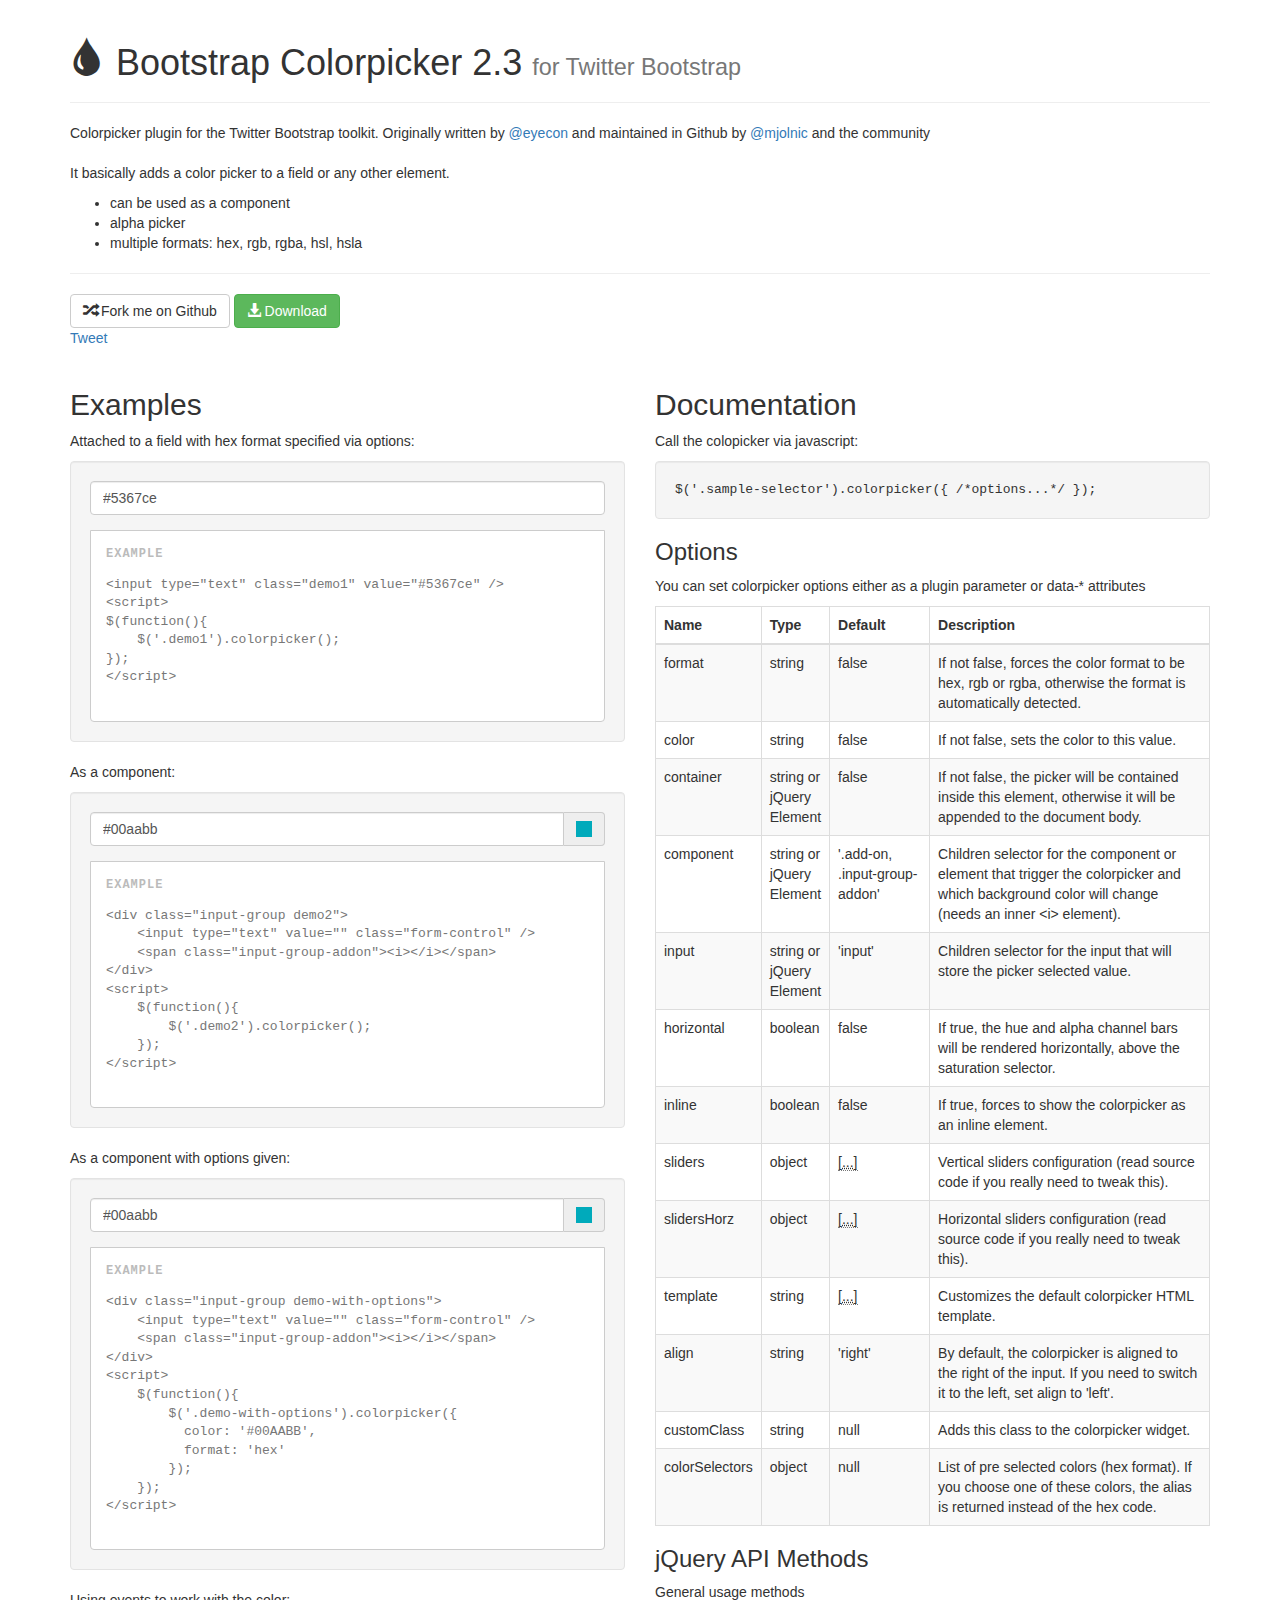
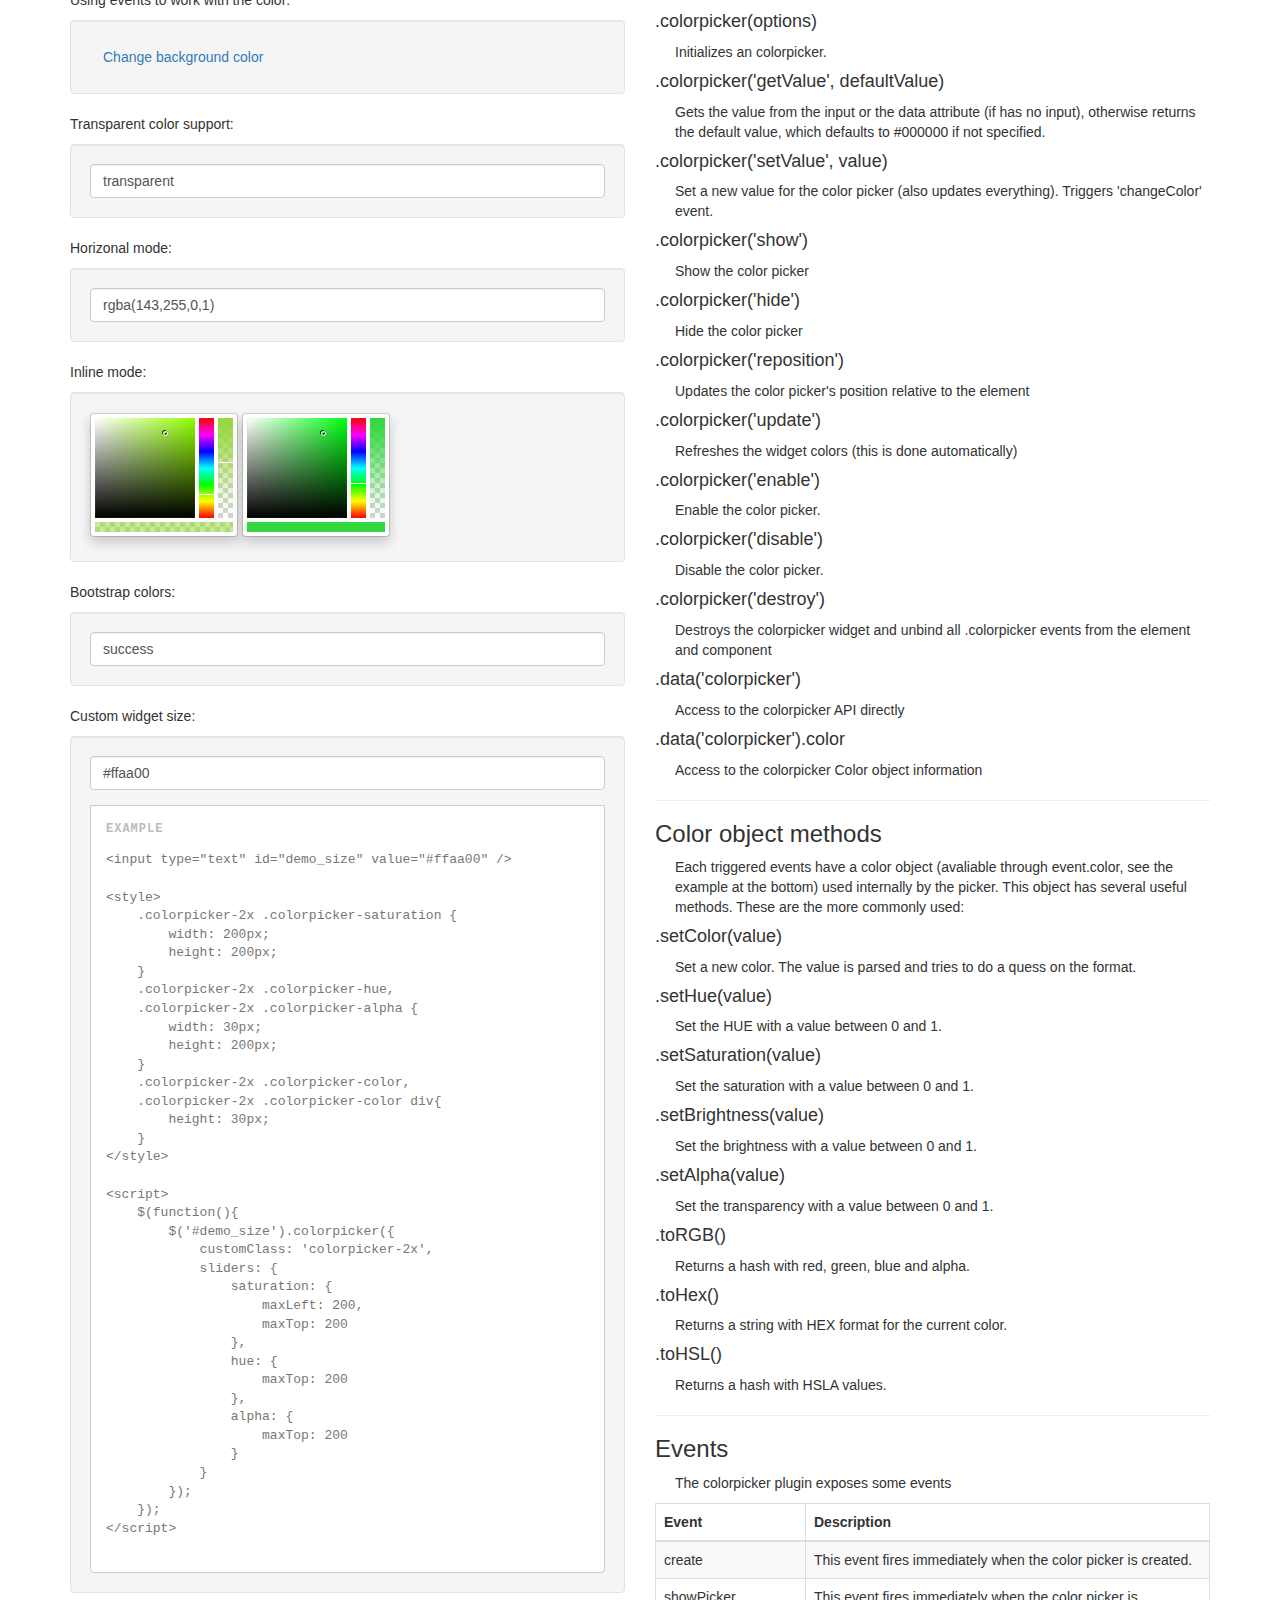
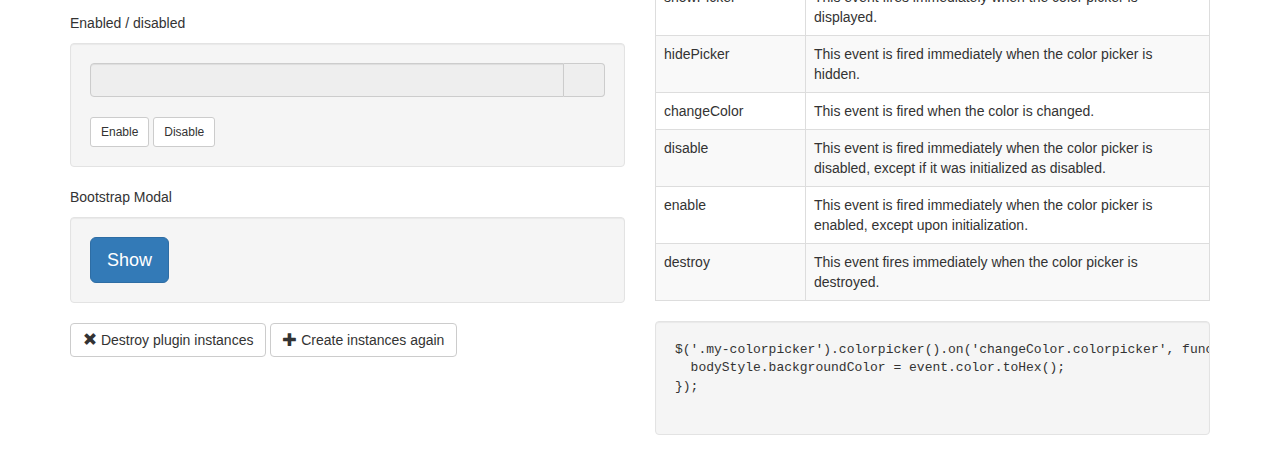
<file: js/plugins/ColorPickerMaster/index.html>
<!DOCTYPE html>
<html lang="en">

<head>
  <meta http-equiv="X-UA-Compatible" content="IE=edge,chrome=1">
  <meta charset="utf-8">
  <meta http-equiv="Content-Type" content="text/html; charset=UTF-8">
  <title>Colorpicker for Twitter Bootstrap</title>
  <link href="//netdna.bootstrapcdn.com/bootstrap/3.3.5/css/bootstrap.min.css" rel="stylesheet">
  <link href="dist/css/bootstrap-colorpicker.min.css" rel="stylesheet">
  <link href="src/css/docs.css" rel="stylesheet">
</head>

<body>
<div class="container">
  <section id="typeahead">
    <div class="page-header">
      <h1><i class="glyphicon glyphicon-tint"></i> Bootstrap Colorpicker 2.3
        <small>for Twitter Bootstrap</small>
      </h1>
    </div>
    <div class="row">
      <article class="col-md-12">
        <p>
          Colorpicker plugin for the Twitter Bootstrap toolkit. Originally written by <a
          href="https://twitter.com/stefanpetre/" target="_blank">@eyecon</a> and maintained in Github by
          <a href="http://twitter.com/mjolnic/" target="_blank">@mjolnic</a> and the community
          <br>
          <br> It basically adds a color picker to a field or any other element.
        </p>
        <ul>
          <li>can be used as a component</li>
          <li>alpha picker</li>
          <li>multiple formats: hex, rgb, rgba, hsl, hsla</li>
        </ul>
        <hr>
        <div class="social">
          <a href="https://github.com/mjolnic/bootstrap-colorpicker/" target="_blank"
             class="btn btn-default btn-md"><i class="glyphicon glyphicon-random"></i> Fork me on Github</a>
          <a href="https://github.com/mjolnic/bootstrap-colorpicker/archive/master.zip" target="_blank"
             class="btn btn-success btn-md"><i class="glyphicon glyphicon-download-alt"></i> Download</a>

          <!-- Place this tag where you want the +1 button to render. -->
          <div class="g-plusone" data-size="medium"></div>

          <!-- Place this tag after the last +1 button tag. -->
          <script type="text/javascript">
            (function () {
              var po = document.createElement('script');
              po.type = 'text/javascript';
              po.async = true;
              po.src = 'https://apis.google.com/js/plusone.js';
              var s = document.getElementsByTagName('script')[0];
              s.parentNode.insertBefore(po, s);
            })();
          </script>

          <a href="https://twitter.com/share" class="twitter-share-button" data-via="mjolnic"
             data-related="mjolnic" data-hashtags="bootstrap">Tweet</a>
          <script>
            !function (d, s, id) {
              var js, fjs = d.getElementsByTagName(s)[0],
                p = /^http:/.test(d.location) ? 'http' : 'https';
              if (!d.getElementById(id)) {
                js = d.createElement(s);
                js.id = id;
                js.src = p + '://platform.twitter.com/widgets.js';
                fjs.parentNode.insertBefore(js, fjs);
              }
            }(document, 'script', 'twitter-wjs');
          </script>
        </div>
        <br>
      </article>
    </div>
    <div class="row">

      <div class="col-md-6">
        <h2>Examples</h2>

        <p> Attached to a field with hex format specified via options:</p>

        <div class="well">
          <input type="text" class="form-control demo demo-1 demo-auto" value="#5367ce"/>
                        <pre class="markup">
&lt;input type="text" class="demo1" value="#5367ce" /&gt;
&lt;script&gt;
$(function(){
    $('.demo1').colorpicker();
});
&lt;/script&gt;
        </pre>
        </div>

        <p>As a component:</p>

        <div class="well">
          <div class="input-group colorpicker-component demo demo-auto">
            <input type="text" value="#00AABB" class="form-control"/>
            <span class="input-group-addon"><i></i></span>
          </div>
                        <pre class="markup">
&lt;div class="input-group demo2"&gt;
    &lt;input type="text" value="" class="form-control" /&gt;
    &lt;span class="input-group-addon"&gt;&lt;i&gt;&lt;/i&gt;&lt;/span&gt;
&lt;/div&gt;
&lt;script&gt;
    $(function(){
        $('.demo2').colorpicker();
    });
&lt;/script&gt;
            </pre>
        </div>

        <p>As a component with options given:</p>

        <div class="well">
          <div class="input-group colorpicker-component demo-with-options">
            <input type="text" value="" class="form-control"/>
            <span class="input-group-addon"><i></i></span>
          </div>
          <pre class="markup">
&lt;div class="input-group demo-with-options"&gt;
    &lt;input type="text" value="" class="form-control" /&gt;
    &lt;span class="input-group-addon"&gt;&lt;i&gt;&lt;/i&gt;&lt;/span&gt;
&lt;/div&gt;
&lt;script&gt;
    $(function(){
        $('.demo-with-options').colorpicker({
          color: '#00AABB',
          format: 'hex'
        });
    });
&lt;/script&gt;
            </pre>
        </div>

        <p>Using events to work with the color:</p>

        <div class="well">
          <a href="#" class="btn small demo" id="demo_apidemo" data-color="rgb(255, 255, 255)">Change
            background color</a>
        </div>

        <p>Transparent color support:</p>

        <div class="well">
          <input type="text" data-format="hex" class="form-control demo demo-auto" id="demo_transparent"
                 value="transparent"/>
        </div>

        <p>Horizonal mode:</p>

        <div class="well">
          <input type="text" class="form-control demo" data-horizontal="true" id="demo_forceformat"
                 value="#8fff00"/>
        </div>

        <p>Inline mode:</p>

        <div class="well">
          <div id="demo_cont" class="demo demo-auto inl-bl" data-container="#demo_cont"
               data-color="rgba(150,216,62,0.55)" data-inline="true"></div>
          <div class="demo demo-auto inl-bl" data-container="true" data-color="rgb(50,216,62)"
               data-inline="true"></div>
        </div>

        <p>Bootstrap colors:</p>

        <div class="well">
          <input type="text" data-format="hex" class="form-control demo" id="demo_selectors"
                 value="success"/>
        </div>

        <p>Custom widget size:</p>

        <div class="well">
          <style>
            .colorpicker-2x .colorpicker-saturation {
              width: 200px;
              height: 200px;
            }

            .colorpicker-2x .colorpicker-hue,
            .colorpicker-2x .colorpicker-alpha {
              width: 30px;
              height: 200px;
            }

            .colorpicker-2x .colorpicker-color,
            .colorpicker-2x .colorpicker-color div {
              height: 30px;
            }
          </style>
          <input type="text" class="form-control demo" id="demo_size" value="#ffaa00"/>
                        <pre class="markup">
&lt;input type="text" id="demo_size" value="#ffaa00" /&gt;

&lt;style&gt;
    .colorpicker-2x .colorpicker-saturation {
        width: 200px;
        height: 200px;
    }
    .colorpicker-2x .colorpicker-hue,
    .colorpicker-2x .colorpicker-alpha {
        width: 30px;
        height: 200px;
    }
    .colorpicker-2x .colorpicker-color,
    .colorpicker-2x .colorpicker-color div{
        height: 30px;
    }
&lt;/style&gt;

&lt;script&gt;
    $(function(){
        $('#demo_size').colorpicker({
            customClass: 'colorpicker-2x',
            sliders: {
                saturation: {
                    maxLeft: 200,
                    maxTop: 200
                },
                hue: {
                    maxTop: 200
                },
                alpha: {
                    maxTop: 200
                }
            }
        });
    });
&lt;/script&gt;
            </pre>
        </div>

        <p>Enabled / disabled</p>

        <div class="well">
          <div id="demo_endis" class="input-group demo demo-auto colorpicker-component">
            <input disabled type="text" value="" class="form-control"/>
            <span class="input-group-addon"><i></i></span>
          </div>
          <br>
          <a class="btn btn-sm btn-default enable-button" href="#">Enable</a>
          <a class="btn btn-sm btn-default disable-button" href="#">Disable</a>
        </div>

        <p>Bootstrap Modal</p>

        <div class="well">
          <button class="btn btn-primary btn-lg" data-toggle="modal" data-target="#myModal">
            Show
          </button>

          <div class="modal fade" id="myModal" tabindex="-1" role="dialog" aria-labelledby="myModalLabel"
               aria-hidden="true">
            <div class="modal-dialog">
              <div class="modal-content">
                <div class="modal-header">
                  <button type="button" class="close" data-dismiss="modal"
                          aria-hidden="true">&times;</button>
                  <h4 class="modal-title" id="myModalLabel">In a Modal</h4>
                </div>
                <div class="modal-body">
                  <div class="input-group colorpicker-component demo demo-auto">
                    <input type="text" value="" class="form-control"/>
                    <span class="input-group-addon"><i></i></span>
                  </div>
                </div>
                <div class="modal-footer">
                  <button type="button" class="btn btn-default" data-dismiss="modal">Close</button>
                </div>
              </div>
            </div>
          </div>
        </div>


        <a class="btn btn-default demo-destroy" href="#"><i class="glyphicon glyphicon-remove"></i> Destroy
          plugin instances</a>
        <a class="btn btn-default demo-create" href="#"><i class="glyphicon glyphicon-plus"></i> Create
          instances again</a>
      </div>
      <article class="col-md-6">
        <h2>Documentation</h2>

        <p>Call the colopicker via javascript:</p>
        <pre class="well">$('.sample-selector').colorpicker({ /*options...*/ });</pre>
        <h3>Options</h3>

        <p>
          You can set colorpicker options either as a plugin parameter or data-* attributes
        </p>
        <table class="table table-bordered table-striped">
          <thead>
          <tr>
            <th style="width: 100px;">Name</th>
            <th style="width: 50px;">Type</th>
            <th style="width: 100px;">Default</th>
            <th>Description</th>
          </tr>
          </thead>
          <tbody>
          <tr>
            <td>format</td>
            <td>string</td>
            <td>false</td>
            <td>If not false, forces the color format to be hex, rgb or rgba, otherwise the format is
              automatically detected.
            </td>
          </tr>
          <tr>
            <td>color</td>
            <td>string</td>
            <td>false</td>
            <td>If not false, sets the color to this value.</td>
          </tr>
          <tr>
            <td>container</td>
            <td>string or jQuery Element</td>
            <td>false</td>
            <td>If not false, the picker will be contained inside this element, otherwise it will be
              appended to the document body.
            </td>
          </tr>
          <tr>
            <td>component</td>
            <td>string or jQuery Element</td>
            <td>'.add-on, .input-group-addon'</td>
            <td>Children selector for the component or element that trigger the colorpicker and which
              background color will change (needs an inner &lt;i&gt; element).
            </td>
          </tr>
          <tr>
            <td>input</td>
            <td>string or jQuery Element</td>
            <td>'input'</td>
            <td>Children selector for the input that will store the picker selected value.</td>
          </tr>
          <tr>
            <td>horizontal</td>
            <td>boolean</td>
            <td>false</td>
            <td>If true, the hue and alpha channel bars will be rendered horizontally, above the saturation
              selector.
            </td>
          </tr>
          <tr>
            <td>inline</td>
            <td>boolean</td>
            <td>false</td>
            <td>If true, forces to show the colorpicker as an inline element.</td>
          </tr>
          <tr>
            <td>sliders</td>
            <td>object</td>
            <td><abbr title='please, read the source code to see this value'>[...]</abbr></td>
            <td>Vertical sliders configuration (read source code if you really need to tweak this).</td>
          </tr>
          <tr>
            <td>slidersHorz</td>
            <td>object</td>
            <td><abbr title='please, read the source code to see this value'>[...]</abbr></td>
            <td>Horizontal sliders configuration (read source code if you really need to tweak this).</td>
          </tr>
          <tr>
            <td>template</td>
            <td>string</td>
            <td><abbr title='please, read the source code to see this value'>[...]</abbr></td>
            <td>Customizes the default colorpicker HTML template.</td>
          </tr>
          <tr>
            <td>align</td>
            <td>string</td>
            <td>'right'</td>
            <td>By default, the colorpicker is aligned to the right of the input. If you need to switch it
              to the left, set align to 'left'.
            </td>
          </tr>
          <tr>
            <td>customClass</td>
            <td>string</td>
            <td>null</td>
            <td>Adds this class to the colorpicker widget.</td>
          </tr>
          <tr>
            <td>colorSelectors</td>
            <td>object</td>
            <td>null</td>
            <td>List of pre selected colors (hex format). If you choose one of these colors, the alias is returned instead of the hex code.</td>
          </tr>
          </tbody>
        </table>

        <h3>jQuery API Methods</h3>

        <p>General usage methods</p>
        <h4>.colorpicker(options)</h4>

        <p>Initializes an colorpicker.</p>

        <h4>.colorpicker('getValue', defaultValue)</h4>

        <p>Gets the value from the input or the data attribute (if has no input), otherwise returns the default
          value, which defaults to #000000 if not specified.</p>

        <h4>.colorpicker('setValue', value)</h4>

        <p>Set a new value for the color picker (also updates everything). Triggers 'changeColor' event.</p>

        <h4>.colorpicker('show')</h4>

        <p>Show the color picker</p>

        <h4>.colorpicker('hide')</h4>

        <p>Hide the color picker</p>

        <h4>.colorpicker('reposition')</h4>

        <p>Updates the color picker's position relative to the element</p>

        <h4>.colorpicker('update')</h4>

        <p>Refreshes the widget colors (this is done automatically)</p>

        <h4>.colorpicker('enable')</h4>

        <p>Enable the color picker.</p>

        <h4>.colorpicker('disable')</h4>

        <p>Disable the color picker.</p>

        <h4>.colorpicker('destroy')</h4>

        <p>Destroys the colorpicker widget and unbind all .colorpicker events from the element and component</p>

        <h4>.data('colorpicker')</h4>

        <p>Access to the colorpicker API directly</p>

        <h4>.data('colorpicker').color</h4>

        <p>Access to the colorpicker Color object information</p>

        <hr>

        <h3>Color object methods</h3>

        <p>Each triggered events have a color object (avaliable through event.color, see the example at the
          bottom) used internally by the picker. This object has several useful methods. These are the more
          commonly used:</p>

        <h4>.setColor(value)</h4>

        <p>Set a new color. The value is parsed and tries to do a quess on the format.</p>

        <h4>.setHue(value)</h4>

        <p>Set the HUE with a value between 0 and 1.</p>

        <h4>.setSaturation(value)</h4>

        <p>Set the saturation with a value between 0 and 1.</p>

        <h4>.setBrightness(value)</h4>

        <p>Set the brightness with a value between 0 and 1.</p>

        <h4>.setAlpha(value)</h4>

        <p>Set the transparency with a value between 0 and 1.</p>

        <h4>.toRGB()</h4>

        <p>Returns a hash with red, green, blue and alpha.</p>

        <h4>.toHex()</h4>

        <p>Returns a string with HEX format for the current color.</p>

        <h4>.toHSL()</h4>

        <p>Returns a hash with HSLA values.</p>

        <hr>

        <h3>Events</h3>

        <p>The colorpicker plugin exposes some events</p>

        <table class="table table-bordered table-striped">
          <thead>
          <tr>
            <th style="width: 150px;">Event</th>
            <th>Description</th>
          </tr>
          </thead>
          <tbody>
          <tr>
            <td>create</td>
            <td>This event fires immediately when the color picker is created.</td>
          </tr>
          <tr>
            <td>showPicker</td>
            <td>This event fires immediately when the color picker is displayed.</td>
          </tr>
          <tr>
            <td>hidePicker</td>
            <td>This event is fired immediately when the color picker is hidden.</td>
          </tr>
          <tr>
            <td>changeColor</td>
            <td>This event is fired when the color is changed.</td>
          </tr>
          <tr>
            <td>disable</td>
            <td>This event is fired immediately when the color picker is disabled, except if it was
              initialized as disabled.
            </td>
          </tr>
          <tr>
            <td>enable</td>
            <td>This event is fired immediately when the color picker is enabled, except upon
              initialization.
            </td>
          </tr>
          <tr>
            <td>destroy</td>
            <td>This event fires immediately when the color picker is destroyed.</td>
          </tr>
          </tbody>
        </table>
                    <pre class="well">
$('.my-colorpicker').colorpicker().on('changeColor.colorpicker', function(event){
  bodyStyle.backgroundColor = event.color.toHex();
});
    </pre>
      </article>
    </div>
  </section>
</div>
<script src="//code.jquery.com/jquery-2.1.4.min.js"></script>
<script src="//netdna.bootstrapcdn.com/bootstrap/3.3.5/js/bootstrap.min.js"></script>
<script src="dist/js/bootstrap-colorpicker.js"></script>
<script src="src/js/docs.js"></script>
</body>

</html>
</file>
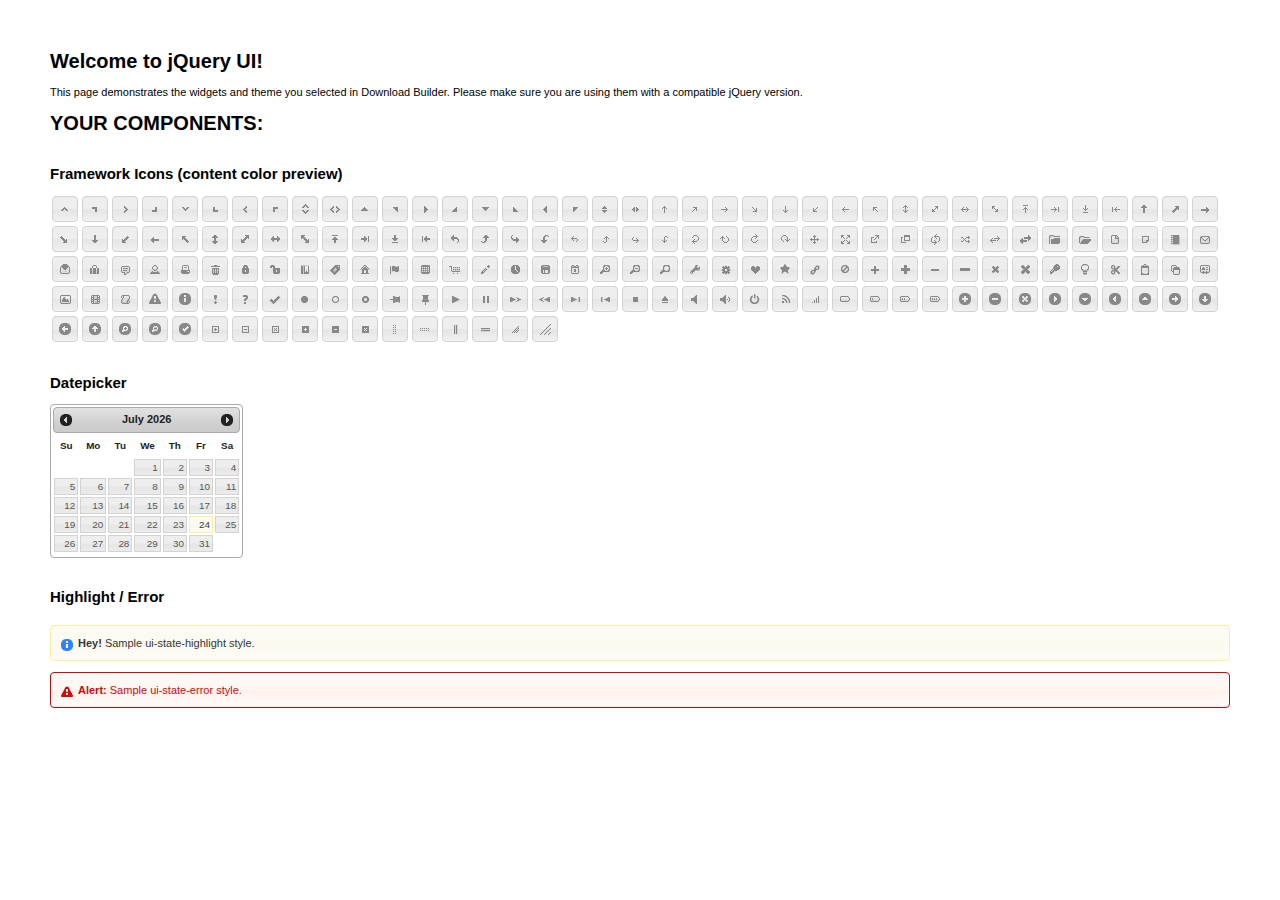
<file: js/plugins/JqueryDatePicker/index.html>
<!doctype html>
<html lang="us">
<head>
	<meta charset="utf-8">
	<title>jQuery UI Example Page</title>
	<link href="jquery-ui.css" rel="stylesheet">
	<style>
	body{
		font: 62.5% "Trebuchet MS", sans-serif;
		margin: 50px;
	}
	.demoHeaders {
		margin-top: 2em;
	}
	#dialog-link {
		padding: .4em 1em .4em 20px;
		text-decoration: none;
		position: relative;
	}
	#dialog-link span.ui-icon {
		margin: 0 5px 0 0;
		position: absolute;
		left: .2em;
		top: 50%;
		margin-top: -8px;
	}
	#icons {
		margin: 0;
		padding: 0;
	}
	#icons li {
		margin: 2px;
		position: relative;
		padding: 4px 0;
		cursor: pointer;
		float: left;
		list-style: none;
	}
	#icons span.ui-icon {
		float: left;
		margin: 0 4px;
	}
	.fakewindowcontain .ui-widget-overlay {
		position: absolute;
	}
	select {
		width: 200px;
	}
	</style>
</head>
<body>

<h1>Welcome to jQuery UI!</h1>

<div class="ui-widget">
	<p>This page demonstrates the widgets and theme you selected in Download Builder. Please make sure you are using them with a compatible jQuery version.</p>
</div>

<h1>YOUR COMPONENTS:</h1>












<h2 class="demoHeaders">Framework Icons (content color preview)</h2>
<ul id="icons" class="ui-widget ui-helper-clearfix">
	<li class="ui-state-default ui-corner-all" title=".ui-icon-carat-1-n"><span class="ui-icon ui-icon-carat-1-n"></span></li>
	<li class="ui-state-default ui-corner-all" title=".ui-icon-carat-1-ne"><span class="ui-icon ui-icon-carat-1-ne"></span></li>
	<li class="ui-state-default ui-corner-all" title=".ui-icon-carat-1-e"><span class="ui-icon ui-icon-carat-1-e"></span></li>
	<li class="ui-state-default ui-corner-all" title=".ui-icon-carat-1-se"><span class="ui-icon ui-icon-carat-1-se"></span></li>
	<li class="ui-state-default ui-corner-all" title=".ui-icon-carat-1-s"><span class="ui-icon ui-icon-carat-1-s"></span></li>
	<li class="ui-state-default ui-corner-all" title=".ui-icon-carat-1-sw"><span class="ui-icon ui-icon-carat-1-sw"></span></li>
	<li class="ui-state-default ui-corner-all" title=".ui-icon-carat-1-w"><span class="ui-icon ui-icon-carat-1-w"></span></li>
	<li class="ui-state-default ui-corner-all" title=".ui-icon-carat-1-nw"><span class="ui-icon ui-icon-carat-1-nw"></span></li>
	<li class="ui-state-default ui-corner-all" title=".ui-icon-carat-2-n-s"><span class="ui-icon ui-icon-carat-2-n-s"></span></li>
	<li class="ui-state-default ui-corner-all" title=".ui-icon-carat-2-e-w"><span class="ui-icon ui-icon-carat-2-e-w"></span></li>
	<li class="ui-state-default ui-corner-all" title=".ui-icon-triangle-1-n"><span class="ui-icon ui-icon-triangle-1-n"></span></li>
	<li class="ui-state-default ui-corner-all" title=".ui-icon-triangle-1-ne"><span class="ui-icon ui-icon-triangle-1-ne"></span></li>
	<li class="ui-state-default ui-corner-all" title=".ui-icon-triangle-1-e"><span class="ui-icon ui-icon-triangle-1-e"></span></li>
	<li class="ui-state-default ui-corner-all" title=".ui-icon-triangle-1-se"><span class="ui-icon ui-icon-triangle-1-se"></span></li>
	<li class="ui-state-default ui-corner-all" title=".ui-icon-triangle-1-s"><span class="ui-icon ui-icon-triangle-1-s"></span></li>
	<li class="ui-state-default ui-corner-all" title=".ui-icon-triangle-1-sw"><span class="ui-icon ui-icon-triangle-1-sw"></span></li>
	<li class="ui-state-default ui-corner-all" title=".ui-icon-triangle-1-w"><span class="ui-icon ui-icon-triangle-1-w"></span></li>
	<li class="ui-state-default ui-corner-all" title=".ui-icon-triangle-1-nw"><span class="ui-icon ui-icon-triangle-1-nw"></span></li>
	<li class="ui-state-default ui-corner-all" title=".ui-icon-triangle-2-n-s"><span class="ui-icon ui-icon-triangle-2-n-s"></span></li>
	<li class="ui-state-default ui-corner-all" title=".ui-icon-triangle-2-e-w"><span class="ui-icon ui-icon-triangle-2-e-w"></span></li>
	<li class="ui-state-default ui-corner-all" title=".ui-icon-arrow-1-n"><span class="ui-icon ui-icon-arrow-1-n"></span></li>
	<li class="ui-state-default ui-corner-all" title=".ui-icon-arrow-1-ne"><span class="ui-icon ui-icon-arrow-1-ne"></span></li>
	<li class="ui-state-default ui-corner-all" title=".ui-icon-arrow-1-e"><span class="ui-icon ui-icon-arrow-1-e"></span></li>
	<li class="ui-state-default ui-corner-all" title=".ui-icon-arrow-1-se"><span class="ui-icon ui-icon-arrow-1-se"></span></li>
	<li class="ui-state-default ui-corner-all" title=".ui-icon-arrow-1-s"><span class="ui-icon ui-icon-arrow-1-s"></span></li>
	<li class="ui-state-default ui-corner-all" title=".ui-icon-arrow-1-sw"><span class="ui-icon ui-icon-arrow-1-sw"></span></li>
	<li class="ui-state-default ui-corner-all" title=".ui-icon-arrow-1-w"><span class="ui-icon ui-icon-arrow-1-w"></span></li>
	<li class="ui-state-default ui-corner-all" title=".ui-icon-arrow-1-nw"><span class="ui-icon ui-icon-arrow-1-nw"></span></li>
	<li class="ui-state-default ui-corner-all" title=".ui-icon-arrow-2-n-s"><span class="ui-icon ui-icon-arrow-2-n-s"></span></li>
	<li class="ui-state-default ui-corner-all" title=".ui-icon-arrow-2-ne-sw"><span class="ui-icon ui-icon-arrow-2-ne-sw"></span></li>
	<li class="ui-state-default ui-corner-all" title=".ui-icon-arrow-2-e-w"><span class="ui-icon ui-icon-arrow-2-e-w"></span></li>
	<li class="ui-state-default ui-corner-all" title=".ui-icon-arrow-2-se-nw"><span class="ui-icon ui-icon-arrow-2-se-nw"></span></li>
	<li class="ui-state-default ui-corner-all" title=".ui-icon-arrowstop-1-n"><span class="ui-icon ui-icon-arrowstop-1-n"></span></li>
	<li class="ui-state-default ui-corner-all" title=".ui-icon-arrowstop-1-e"><span class="ui-icon ui-icon-arrowstop-1-e"></span></li>
	<li class="ui-state-default ui-corner-all" title=".ui-icon-arrowstop-1-s"><span class="ui-icon ui-icon-arrowstop-1-s"></span></li>
	<li class="ui-state-default ui-corner-all" title=".ui-icon-arrowstop-1-w"><span class="ui-icon ui-icon-arrowstop-1-w"></span></li>
	<li class="ui-state-default ui-corner-all" title=".ui-icon-arrowthick-1-n"><span class="ui-icon ui-icon-arrowthick-1-n"></span></li>
	<li class="ui-state-default ui-corner-all" title=".ui-icon-arrowthick-1-ne"><span class="ui-icon ui-icon-arrowthick-1-ne"></span></li>
	<li class="ui-state-default ui-corner-all" title=".ui-icon-arrowthick-1-e"><span class="ui-icon ui-icon-arrowthick-1-e"></span></li>
	<li class="ui-state-default ui-corner-all" title=".ui-icon-arrowthick-1-se"><span class="ui-icon ui-icon-arrowthick-1-se"></span></li>
	<li class="ui-state-default ui-corner-all" title=".ui-icon-arrowthick-1-s"><span class="ui-icon ui-icon-arrowthick-1-s"></span></li>
	<li class="ui-state-default ui-corner-all" title=".ui-icon-arrowthick-1-sw"><span class="ui-icon ui-icon-arrowthick-1-sw"></span></li>
	<li class="ui-state-default ui-corner-all" title=".ui-icon-arrowthick-1-w"><span class="ui-icon ui-icon-arrowthick-1-w"></span></li>
	<li class="ui-state-default ui-corner-all" title=".ui-icon-arrowthick-1-nw"><span class="ui-icon ui-icon-arrowthick-1-nw"></span></li>
	<li class="ui-state-default ui-corner-all" title=".ui-icon-arrowthick-2-n-s"><span class="ui-icon ui-icon-arrowthick-2-n-s"></span></li>
	<li class="ui-state-default ui-corner-all" title=".ui-icon-arrowthick-2-ne-sw"><span class="ui-icon ui-icon-arrowthick-2-ne-sw"></span></li>
	<li class="ui-state-default ui-corner-all" title=".ui-icon-arrowthick-2-e-w"><span class="ui-icon ui-icon-arrowthick-2-e-w"></span></li>
	<li class="ui-state-default ui-corner-all" title=".ui-icon-arrowthick-2-se-nw"><span class="ui-icon ui-icon-arrowthick-2-se-nw"></span></li>
	<li class="ui-state-default ui-corner-all" title=".ui-icon-arrowthickstop-1-n"><span class="ui-icon ui-icon-arrowthickstop-1-n"></span></li>
	<li class="ui-state-default ui-corner-all" title=".ui-icon-arrowthickstop-1-e"><span class="ui-icon ui-icon-arrowthickstop-1-e"></span></li>
	<li class="ui-state-default ui-corner-all" title=".ui-icon-arrowthickstop-1-s"><span class="ui-icon ui-icon-arrowthickstop-1-s"></span></li>
	<li class="ui-state-default ui-corner-all" title=".ui-icon-arrowthickstop-1-w"><span class="ui-icon ui-icon-arrowthickstop-1-w"></span></li>
	<li class="ui-state-default ui-corner-all" title=".ui-icon-arrowreturnthick-1-w"><span class="ui-icon ui-icon-arrowreturnthick-1-w"></span></li>
	<li class="ui-state-default ui-corner-all" title=".ui-icon-arrowreturnthick-1-n"><span class="ui-icon ui-icon-arrowreturnthick-1-n"></span></li>
	<li class="ui-state-default ui-corner-all" title=".ui-icon-arrowreturnthick-1-e"><span class="ui-icon ui-icon-arrowreturnthick-1-e"></span></li>
	<li class="ui-state-default ui-corner-all" title=".ui-icon-arrowreturnthick-1-s"><span class="ui-icon ui-icon-arrowreturnthick-1-s"></span></li>
	<li class="ui-state-default ui-corner-all" title=".ui-icon-arrowreturn-1-w"><span class="ui-icon ui-icon-arrowreturn-1-w"></span></li>
	<li class="ui-state-default ui-corner-all" title=".ui-icon-arrowreturn-1-n"><span class="ui-icon ui-icon-arrowreturn-1-n"></span></li>
	<li class="ui-state-default ui-corner-all" title=".ui-icon-arrowreturn-1-e"><span class="ui-icon ui-icon-arrowreturn-1-e"></span></li>
	<li class="ui-state-default ui-corner-all" title=".ui-icon-arrowreturn-1-s"><span class="ui-icon ui-icon-arrowreturn-1-s"></span></li>
	<li class="ui-state-default ui-corner-all" title=".ui-icon-arrowrefresh-1-w"><span class="ui-icon ui-icon-arrowrefresh-1-w"></span></li>
	<li class="ui-state-default ui-corner-all" title=".ui-icon-arrowrefresh-1-n"><span class="ui-icon ui-icon-arrowrefresh-1-n"></span></li>
	<li class="ui-state-default ui-corner-all" title=".ui-icon-arrowrefresh-1-e"><span class="ui-icon ui-icon-arrowrefresh-1-e"></span></li>
	<li class="ui-state-default ui-corner-all" title=".ui-icon-arrowrefresh-1-s"><span class="ui-icon ui-icon-arrowrefresh-1-s"></span></li>
	<li class="ui-state-default ui-corner-all" title=".ui-icon-arrow-4"><span class="ui-icon ui-icon-arrow-4"></span></li>
	<li class="ui-state-default ui-corner-all" title=".ui-icon-arrow-4-diag"><span class="ui-icon ui-icon-arrow-4-diag"></span></li>
	<li class="ui-state-default ui-corner-all" title=".ui-icon-extlink"><span class="ui-icon ui-icon-extlink"></span></li>
	<li class="ui-state-default ui-corner-all" title=".ui-icon-newwin"><span class="ui-icon ui-icon-newwin"></span></li>
	<li class="ui-state-default ui-corner-all" title=".ui-icon-refresh"><span class="ui-icon ui-icon-refresh"></span></li>
	<li class="ui-state-default ui-corner-all" title=".ui-icon-shuffle"><span class="ui-icon ui-icon-shuffle"></span></li>
	<li class="ui-state-default ui-corner-all" title=".ui-icon-transfer-e-w"><span class="ui-icon ui-icon-transfer-e-w"></span></li>
	<li class="ui-state-default ui-corner-all" title=".ui-icon-transferthick-e-w"><span class="ui-icon ui-icon-transferthick-e-w"></span></li>
	<li class="ui-state-default ui-corner-all" title=".ui-icon-folder-collapsed"><span class="ui-icon ui-icon-folder-collapsed"></span></li>
	<li class="ui-state-default ui-corner-all" title=".ui-icon-folder-open"><span class="ui-icon ui-icon-folder-open"></span></li>
	<li class="ui-state-default ui-corner-all" title=".ui-icon-document"><span class="ui-icon ui-icon-document"></span></li>
	<li class="ui-state-default ui-corner-all" title=".ui-icon-document-b"><span class="ui-icon ui-icon-document-b"></span></li>
	<li class="ui-state-default ui-corner-all" title=".ui-icon-note"><span class="ui-icon ui-icon-note"></span></li>
	<li class="ui-state-default ui-corner-all" title=".ui-icon-mail-closed"><span class="ui-icon ui-icon-mail-closed"></span></li>
	<li class="ui-state-default ui-corner-all" title=".ui-icon-mail-open"><span class="ui-icon ui-icon-mail-open"></span></li>
	<li class="ui-state-default ui-corner-all" title=".ui-icon-suitcase"><span class="ui-icon ui-icon-suitcase"></span></li>
	<li class="ui-state-default ui-corner-all" title=".ui-icon-comment"><span class="ui-icon ui-icon-comment"></span></li>
	<li class="ui-state-default ui-corner-all" title=".ui-icon-person"><span class="ui-icon ui-icon-person"></span></li>
	<li class="ui-state-default ui-corner-all" title=".ui-icon-print"><span class="ui-icon ui-icon-print"></span></li>
	<li class="ui-state-default ui-corner-all" title=".ui-icon-trash"><span class="ui-icon ui-icon-trash"></span></li>
	<li class="ui-state-default ui-corner-all" title=".ui-icon-locked"><span class="ui-icon ui-icon-locked"></span></li>
	<li class="ui-state-default ui-corner-all" title=".ui-icon-unlocked"><span class="ui-icon ui-icon-unlocked"></span></li>
	<li class="ui-state-default ui-corner-all" title=".ui-icon-bookmark"><span class="ui-icon ui-icon-bookmark"></span></li>
	<li class="ui-state-default ui-corner-all" title=".ui-icon-tag"><span class="ui-icon ui-icon-tag"></span></li>
	<li class="ui-state-default ui-corner-all" title=".ui-icon-home"><span class="ui-icon ui-icon-home"></span></li>
	<li class="ui-state-default ui-corner-all" title=".ui-icon-flag"><span class="ui-icon ui-icon-flag"></span></li>
	<li class="ui-state-default ui-corner-all" title=".ui-icon-calculator"><span class="ui-icon ui-icon-calculator"></span></li>
	<li class="ui-state-default ui-corner-all" title=".ui-icon-cart"><span class="ui-icon ui-icon-cart"></span></li>
	<li class="ui-state-default ui-corner-all" title=".ui-icon-pencil"><span class="ui-icon ui-icon-pencil"></span></li>
	<li class="ui-state-default ui-corner-all" title=".ui-icon-clock"><span class="ui-icon ui-icon-clock"></span></li>
	<li class="ui-state-default ui-corner-all" title=".ui-icon-disk"><span class="ui-icon ui-icon-disk"></span></li>
	<li class="ui-state-default ui-corner-all" title=".ui-icon-calendar"><span class="ui-icon ui-icon-calendar"></span></li>
	<li class="ui-state-default ui-corner-all" title=".ui-icon-zoomin"><span class="ui-icon ui-icon-zoomin"></span></li>
	<li class="ui-state-default ui-corner-all" title=".ui-icon-zoomout"><span class="ui-icon ui-icon-zoomout"></span></li>
	<li class="ui-state-default ui-corner-all" title=".ui-icon-search"><span class="ui-icon ui-icon-search"></span></li>
	<li class="ui-state-default ui-corner-all" title=".ui-icon-wrench"><span class="ui-icon ui-icon-wrench"></span></li>
	<li class="ui-state-default ui-corner-all" title=".ui-icon-gear"><span class="ui-icon ui-icon-gear"></span></li>
	<li class="ui-state-default ui-corner-all" title=".ui-icon-heart"><span class="ui-icon ui-icon-heart"></span></li>
	<li class="ui-state-default ui-corner-all" title=".ui-icon-star"><span class="ui-icon ui-icon-star"></span></li>
	<li class="ui-state-default ui-corner-all" title=".ui-icon-link"><span class="ui-icon ui-icon-link"></span></li>
	<li class="ui-state-default ui-corner-all" title=".ui-icon-cancel"><span class="ui-icon ui-icon-cancel"></span></li>
	<li class="ui-state-default ui-corner-all" title=".ui-icon-plus"><span class="ui-icon ui-icon-plus"></span></li>
	<li class="ui-state-default ui-corner-all" title=".ui-icon-plusthick"><span class="ui-icon ui-icon-plusthick"></span></li>
	<li class="ui-state-default ui-corner-all" title=".ui-icon-minus"><span class="ui-icon ui-icon-minus"></span></li>
	<li class="ui-state-default ui-corner-all" title=".ui-icon-minusthick"><span class="ui-icon ui-icon-minusthick"></span></li>
	<li class="ui-state-default ui-corner-all" title=".ui-icon-close"><span class="ui-icon ui-icon-close"></span></li>
	<li class="ui-state-default ui-corner-all" title=".ui-icon-closethick"><span class="ui-icon ui-icon-closethick"></span></li>
	<li class="ui-state-default ui-corner-all" title=".ui-icon-key"><span class="ui-icon ui-icon-key"></span></li>
	<li class="ui-state-default ui-corner-all" title=".ui-icon-lightbulb"><span class="ui-icon ui-icon-lightbulb"></span></li>
	<li class="ui-state-default ui-corner-all" title=".ui-icon-scissors"><span class="ui-icon ui-icon-scissors"></span></li>
	<li class="ui-state-default ui-corner-all" title=".ui-icon-clipboard"><span class="ui-icon ui-icon-clipboard"></span></li>
	<li class="ui-state-default ui-corner-all" title=".ui-icon-copy"><span class="ui-icon ui-icon-copy"></span></li>
	<li class="ui-state-default ui-corner-all" title=".ui-icon-contact"><span class="ui-icon ui-icon-contact"></span></li>
	<li class="ui-state-default ui-corner-all" title=".ui-icon-image"><span class="ui-icon ui-icon-image"></span></li>
	<li class="ui-state-default ui-corner-all" title=".ui-icon-video"><span class="ui-icon ui-icon-video"></span></li>
	<li class="ui-state-default ui-corner-all" title=".ui-icon-script"><span class="ui-icon ui-icon-script"></span></li>
	<li class="ui-state-default ui-corner-all" title=".ui-icon-alert"><span class="ui-icon ui-icon-alert"></span></li>
	<li class="ui-state-default ui-corner-all" title=".ui-icon-info"><span class="ui-icon ui-icon-info"></span></li>
	<li class="ui-state-default ui-corner-all" title=".ui-icon-notice"><span class="ui-icon ui-icon-notice"></span></li>
	<li class="ui-state-default ui-corner-all" title=".ui-icon-help"><span class="ui-icon ui-icon-help"></span></li>
	<li class="ui-state-default ui-corner-all" title=".ui-icon-check"><span class="ui-icon ui-icon-check"></span></li>
	<li class="ui-state-default ui-corner-all" title=".ui-icon-bullet"><span class="ui-icon ui-icon-bullet"></span></li>
	<li class="ui-state-default ui-corner-all" title=".ui-icon-radio-off"><span class="ui-icon ui-icon-radio-off"></span></li>
	<li class="ui-state-default ui-corner-all" title=".ui-icon-radio-on"><span class="ui-icon ui-icon-radio-on"></span></li>
	<li class="ui-state-default ui-corner-all" title=".ui-icon-pin-w"><span class="ui-icon ui-icon-pin-w"></span></li>
	<li class="ui-state-default ui-corner-all" title=".ui-icon-pin-s"><span class="ui-icon ui-icon-pin-s"></span></li>
	<li class="ui-state-default ui-corner-all" title=".ui-icon-play"><span class="ui-icon ui-icon-play"></span></li>
	<li class="ui-state-default ui-corner-all" title=".ui-icon-pause"><span class="ui-icon ui-icon-pause"></span></li>
	<li class="ui-state-default ui-corner-all" title=".ui-icon-seek-next"><span class="ui-icon ui-icon-seek-next"></span></li>
	<li class="ui-state-default ui-corner-all" title=".ui-icon-seek-prev"><span class="ui-icon ui-icon-seek-prev"></span></li>
	<li class="ui-state-default ui-corner-all" title=".ui-icon-seek-end"><span class="ui-icon ui-icon-seek-end"></span></li>
	<li class="ui-state-default ui-corner-all" title=".ui-icon-seek-first"><span class="ui-icon ui-icon-seek-first"></span></li>
	<li class="ui-state-default ui-corner-all" title=".ui-icon-stop"><span class="ui-icon ui-icon-stop"></span></li>
	<li class="ui-state-default ui-corner-all" title=".ui-icon-eject"><span class="ui-icon ui-icon-eject"></span></li>
	<li class="ui-state-default ui-corner-all" title=".ui-icon-volume-off"><span class="ui-icon ui-icon-volume-off"></span></li>
	<li class="ui-state-default ui-corner-all" title=".ui-icon-volume-on"><span class="ui-icon ui-icon-volume-on"></span></li>
	<li class="ui-state-default ui-corner-all" title=".ui-icon-power"><span class="ui-icon ui-icon-power"></span></li>
	<li class="ui-state-default ui-corner-all" title=".ui-icon-signal-diag"><span class="ui-icon ui-icon-signal-diag"></span></li>
	<li class="ui-state-default ui-corner-all" title=".ui-icon-signal"><span class="ui-icon ui-icon-signal"></span></li>
	<li class="ui-state-default ui-corner-all" title=".ui-icon-battery-0"><span class="ui-icon ui-icon-battery-0"></span></li>
	<li class="ui-state-default ui-corner-all" title=".ui-icon-battery-1"><span class="ui-icon ui-icon-battery-1"></span></li>
	<li class="ui-state-default ui-corner-all" title=".ui-icon-battery-2"><span class="ui-icon ui-icon-battery-2"></span></li>
	<li class="ui-state-default ui-corner-all" title=".ui-icon-battery-3"><span class="ui-icon ui-icon-battery-3"></span></li>
	<li class="ui-state-default ui-corner-all" title=".ui-icon-circle-plus"><span class="ui-icon ui-icon-circle-plus"></span></li>
	<li class="ui-state-default ui-corner-all" title=".ui-icon-circle-minus"><span class="ui-icon ui-icon-circle-minus"></span></li>
	<li class="ui-state-default ui-corner-all" title=".ui-icon-circle-close"><span class="ui-icon ui-icon-circle-close"></span></li>
	<li class="ui-state-default ui-corner-all" title=".ui-icon-circle-triangle-e"><span class="ui-icon ui-icon-circle-triangle-e"></span></li>
	<li class="ui-state-default ui-corner-all" title=".ui-icon-circle-triangle-s"><span class="ui-icon ui-icon-circle-triangle-s"></span></li>
	<li class="ui-state-default ui-corner-all" title=".ui-icon-circle-triangle-w"><span class="ui-icon ui-icon-circle-triangle-w"></span></li>
	<li class="ui-state-default ui-corner-all" title=".ui-icon-circle-triangle-n"><span class="ui-icon ui-icon-circle-triangle-n"></span></li>
	<li class="ui-state-default ui-corner-all" title=".ui-icon-circle-arrow-e"><span class="ui-icon ui-icon-circle-arrow-e"></span></li>
	<li class="ui-state-default ui-corner-all" title=".ui-icon-circle-arrow-s"><span class="ui-icon ui-icon-circle-arrow-s"></span></li>
	<li class="ui-state-default ui-corner-all" title=".ui-icon-circle-arrow-w"><span class="ui-icon ui-icon-circle-arrow-w"></span></li>
	<li class="ui-state-default ui-corner-all" title=".ui-icon-circle-arrow-n"><span class="ui-icon ui-icon-circle-arrow-n"></span></li>
	<li class="ui-state-default ui-corner-all" title=".ui-icon-circle-zoomin"><span class="ui-icon ui-icon-circle-zoomin"></span></li>
	<li class="ui-state-default ui-corner-all" title=".ui-icon-circle-zoomout"><span class="ui-icon ui-icon-circle-zoomout"></span></li>
	<li class="ui-state-default ui-corner-all" title=".ui-icon-circle-check"><span class="ui-icon ui-icon-circle-check"></span></li>
	<li class="ui-state-default ui-corner-all" title=".ui-icon-circlesmall-plus"><span class="ui-icon ui-icon-circlesmall-plus"></span></li>
	<li class="ui-state-default ui-corner-all" title=".ui-icon-circlesmall-minus"><span class="ui-icon ui-icon-circlesmall-minus"></span></li>
	<li class="ui-state-default ui-corner-all" title=".ui-icon-circlesmall-close"><span class="ui-icon ui-icon-circlesmall-close"></span></li>
	<li class="ui-state-default ui-corner-all" title=".ui-icon-squaresmall-plus"><span class="ui-icon ui-icon-squaresmall-plus"></span></li>
	<li class="ui-state-default ui-corner-all" title=".ui-icon-squaresmall-minus"><span class="ui-icon ui-icon-squaresmall-minus"></span></li>
	<li class="ui-state-default ui-corner-all" title=".ui-icon-squaresmall-close"><span class="ui-icon ui-icon-squaresmall-close"></span></li>
	<li class="ui-state-default ui-corner-all" title=".ui-icon-grip-dotted-vertical"><span class="ui-icon ui-icon-grip-dotted-vertical"></span></li>
	<li class="ui-state-default ui-corner-all" title=".ui-icon-grip-dotted-horizontal"><span class="ui-icon ui-icon-grip-dotted-horizontal"></span></li>
	<li class="ui-state-default ui-corner-all" title=".ui-icon-grip-solid-vertical"><span class="ui-icon ui-icon-grip-solid-vertical"></span></li>
	<li class="ui-state-default ui-corner-all" title=".ui-icon-grip-solid-horizontal"><span class="ui-icon ui-icon-grip-solid-horizontal"></span></li>
	<li class="ui-state-default ui-corner-all" title=".ui-icon-gripsmall-diagonal-se"><span class="ui-icon ui-icon-gripsmall-diagonal-se"></span></li>
	<li class="ui-state-default ui-corner-all" title=".ui-icon-grip-diagonal-se"><span class="ui-icon ui-icon-grip-diagonal-se"></span></li>
</ul>




<!-- Datepicker -->
<h2 class="demoHeaders">Datepicker</h2>
<div id="datepicker"></div>












<!-- Highlight / Error -->
<h2 class="demoHeaders">Highlight / Error</h2>
<div class="ui-widget">
	<div class="ui-state-highlight ui-corner-all" style="margin-top: 20px; padding: 0 .7em;">
		<p><span class="ui-icon ui-icon-info" style="float: left; margin-right: .3em;"></span>
		<strong>Hey!</strong> Sample ui-state-highlight style.</p>
	</div>
</div>
<br>
<div class="ui-widget">
	<div class="ui-state-error ui-corner-all" style="padding: 0 .7em;">
		<p><span class="ui-icon ui-icon-alert" style="float: left; margin-right: .3em;"></span>
		<strong>Alert:</strong> Sample ui-state-error style.</p>
	</div>
</div>

<script src="external/jquery/jquery.js"></script>
<script src="jquery-ui.js"></script>
<script>











$( "#datepicker" ).datepicker({
	inline: true
});














// Hover states on the static widgets
$( "#dialog-link, #icons li" ).hover(
	function() {
		$( this ).addClass( "ui-state-hover" );
	},
	function() {
		$( this ).removeClass( "ui-state-hover" );
	}
);
</script>
</body>
</html>
</file>
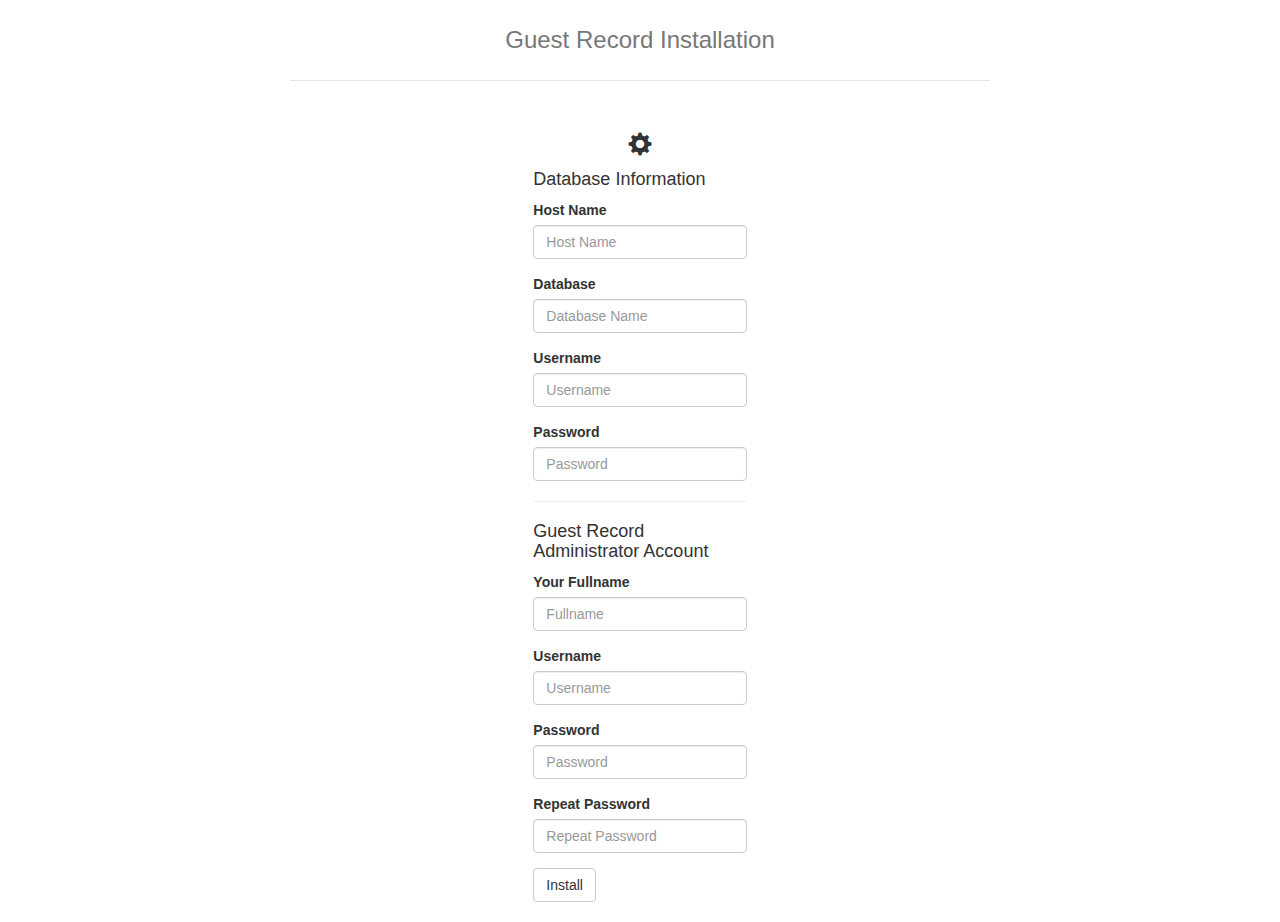
<file: install.html>
<!DOCTYPE html>
<html lang="en">
  <head>
    <meta charset="utf-8">
    <meta http-equiv="X-UA-Compatible" content="IE=edge">
    <meta name="viewport" content="width=device-width, initial-scale=1">
    <!-- The above 3 meta tags *must* come first in the head; any other head content must come *after* these tags -->
    <meta name="description" content="">
    <meta name="author" content="">
    <link rel="icon" href="">

    <title></title>

    <!-- Bootstrap core CSS -->
    <link href="css/bootstrap.min.css" rel="stylesheet">


    <!-- Custom styles for this template -->
    <link href="css/jumbotron-narrow.css" rel="stylesheet">
    <link rel="stylesheet" href="js/plugins/ValidationEngine/css/validationEngine.jquery.css" type="text/css"/>

    <!-- Just for debugging purposes. Don't actually copy these 2 lines! -->
    <!--[if lt IE 9]><script src="../../assets/js/ie8-responsive-file-warning.js"></script><![endif]-->
    <!--<script src="js/ie-emulation-modes-warning.js"></script>-->

    <!-- HTML5 shim and Respond.js for IE8 support of HTML5 elements and media queries -->
    <!--[if lt IE 9]>
      <script src="https://oss.maxcdn.com/html5shiv/3.7.2/html5shiv.min.js"></script>
      <script src="https://oss.maxcdn.com/respond/1.4.2/respond.min.js"></script>
    <![endif]-->

  </head>

  <body>

    <div class="container">
      <div class="header clearfix">
        <center><h3 class="text-muted">Guest Record Installation</h3></center>
      </div>

      <div class="row">
        <div class="col-md-4 col-md-offset-4">

          <center><h3><span class="glyphicon glyphicon-cog" aria-hidden="true"></span></h3></center>
          <form id="form_install">

              <h4>Database Information</h4>
              <div class="form-group">
                <label for="">Host Name</label>
                <input type="text" class="validate[required] form-control" placeholder="Host Name" id="txt_host_name">
              </div>
              <div class="form-group">
                <label for="">Database</label>
                <input type="text" class="validate[required] form-control" placeholder="Database Name" id="txt_database_name">
              </div>
              <div class="form-group">
                <label for="">Username</label>
                <input type="text" class="validate[required] form-control" placeholder="Username" id="txt_database_username">
              </div>
              <div class="form-group">
                <label for="">Password</label>
                <input type="password" class="form-control" placeholder="Password" id="txt_database_password">
              </div>

              <hr>

              <h4>Guest Record Administrator Account</h4>

               <div class="form-group">
                <label for="">Your Fullname</label>
                <input type="text" class="validate[required] form-control" placeholder="Fullname" id="txt_fullname">
              </div>

              <div class="form-group">
                <label for="">Username</label>
                <input type="text" class="validate[required] form-control" placeholder="Username" id="txt_username">
              </div>
              <div class="form-group">
                <label for="">Password</label>
                <input type="password" class="validate[required] form-control" placeholder="Password" id="txt_password">
              </div>
              <div class="form-group">
                <label for="">Repeat Password</label>
                <input type="password" class="validate[required] form-control" placeholder="Repeat Password" id="txt_password2">
              </div>

             
              <button type="submit" class="btn btn-default">Install</button>
          </form>
        </div>
      </div>
        
   


     

    </div> <!-- /container -->



   <!-- Plugins -->
    <script src="https://ajax.googleapis.com/ajax/libs/jquery/1.11.3/jquery.min.js"></script>
    <script src="js/bootstrap.min.js"></script>
    <script src="js/plugins/ValidationEngine/js/languages/jquery.validationEngine-en.js"></script>
    <script src="js/plugins/ValidationEngine/js/jquery.validationEngine.js" type="text/javascript" charset="utf-8"></script>
    <!-- Configuration Page -->
    <script src="js/installation.js"></script>
   
    <script>
    $(function() {


      //Init Login
      init_installation();


    });
      
    </script>
  </body>
</html>
</file>
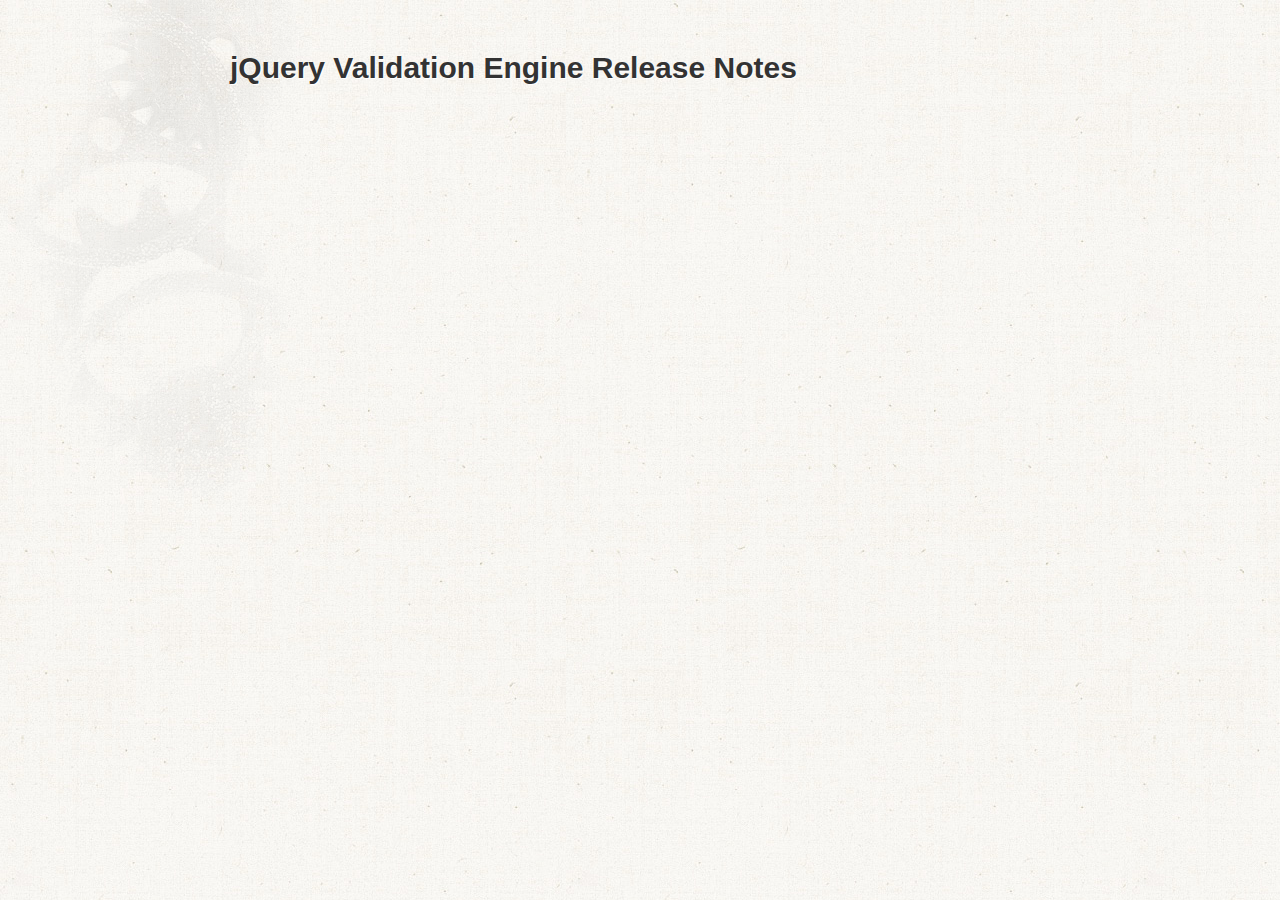
<file: js/plugins/ValidationEngine/releases.html>
<!doctype html>
<!--[if lt IE 7]> <html class="no-js ie6 oldie" lang="en"> <![endif]-->
<!--[if IE 7]>    <html class="no-js ie7 oldie" lang="en"> <![endif]-->
<!--[if IE 8]>    <html class="no-js ie8 oldie" lang="en"> <![endif]-->
<!--[if gt IE 8]><!--> <html class="no-js" lang="en"> <!--<![endif]-->
<head>
	<meta charset="utf-8">
	<meta http-equiv="X-UA-Compatible" content="IE=edge,chrome=1">
	<link rel="shortcut icon" type="image/x-icon" href="/favicon.ico" />
	<link rel="icon" type="image/x-icon" href="/favicon.ico" />
	<title>Release Notes</title>

	<link href="css/style.css" rel="stylesheet">
	<link rel="stylesheet" href="css/releasenotes.plugin.css">


	<script src="js/libs/jquery-1.7.1.min.js"></script>
	<script src="js/libs/marked.js"></script>
	<script src="js/releasenotes.js"></script>
	<script>
		$(document).ready(function() {
			$("#releaseNotesContainer").releaseNotes({
				milestonesShown			: 10,
				// If you want to show private repo
				// You need to add repo credentials in api.php
				phpApi 				: false,
					phpApiPath		: '/',
				showDescription 			: true,
				showComments 			: true,
				// Used if phpAPI is false
	     			repo		            		: 'jQuery-Validation-Engine',
	     			username       			: 'posabsolute'
			});
		});
	</script>
</head>
<body>
<div id="websiteContainer">
	<div class="containerRelease">
		<h1>jQuery Validation Engine Release Notes</h1>

		<div id="releaseNotesContainer" role="main"></div>

	</div>
</div>
</body>
</html>
</file>
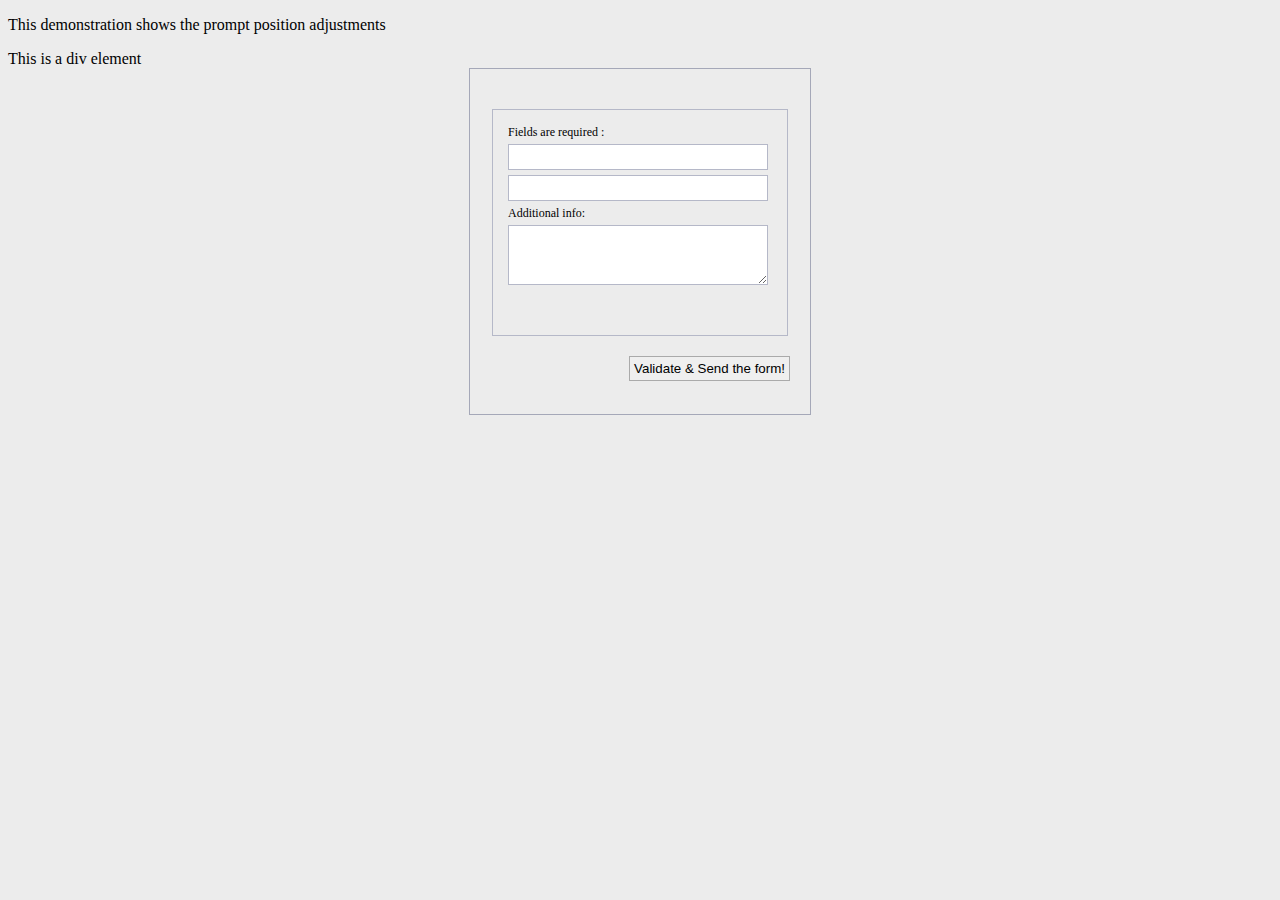
<file: js/plugins/ValidationEngine/demos/demoAdjustments.html>
<!DOCTYPE html>
<html>
<head>
	<meta http-equiv="Content-type" content="text/html; charset=utf-8" />
	<title>JQuery Validation Engine</title>
	<link rel="stylesheet" href="../css/validationEngine.jquery.css" type="text/css"/>
	<link rel="stylesheet" href="../css/template.css" type="text/css"/>
	<script src="../js/jquery-1.8.2.min.js" type="text/javascript">
	</script>
	<script src="../js/languages/jquery.validationEngine-en.js" type="text/javascript" charset="utf-8">
	</script>
	<script src="../js/jquery.validationEngine.js" type="text/javascript" charset="utf-8">
	</script>
	<script>
		jQuery(document).ready(function(){
			// binds form submission and fields to the validation engine
			jQuery("#formID").validationEngine();
		});
            
	</script>
</head>
<body>
	<p>
		This demonstration shows the prompt position adjustments
		<br/>
	</p>
	<div id="test" class="test" style="width:150px;">This is a div element</div>
	<form id="formID" class="formular" method="post" action="">
		<fieldset>
			<label>
				<span>Fields are required : </span>
				<input value="" class="validate[required] text-input" type="text" name="req" id="req" data-prompt-position="topRight:-70" />
			</label>
			<label>
				<input value="" class="validate[required] text-input" type="text" name="req2" id="req2" data-prompt-position="topRight:-30" />
			</label>
			<label>
				<span>Additional info:</span>
				<textarea class="validate[required]" id="add" style="width:250px;height:50px;"  data-prompt-position="bottomRight:-70,3"></textarea>
			</label>
			<br/>
			<br/>
		</fieldset>
		<input class="submit" type="submit" value="Validate &amp; Send the form!"/><hr/>
	</form>
</body>
</html>
</file>
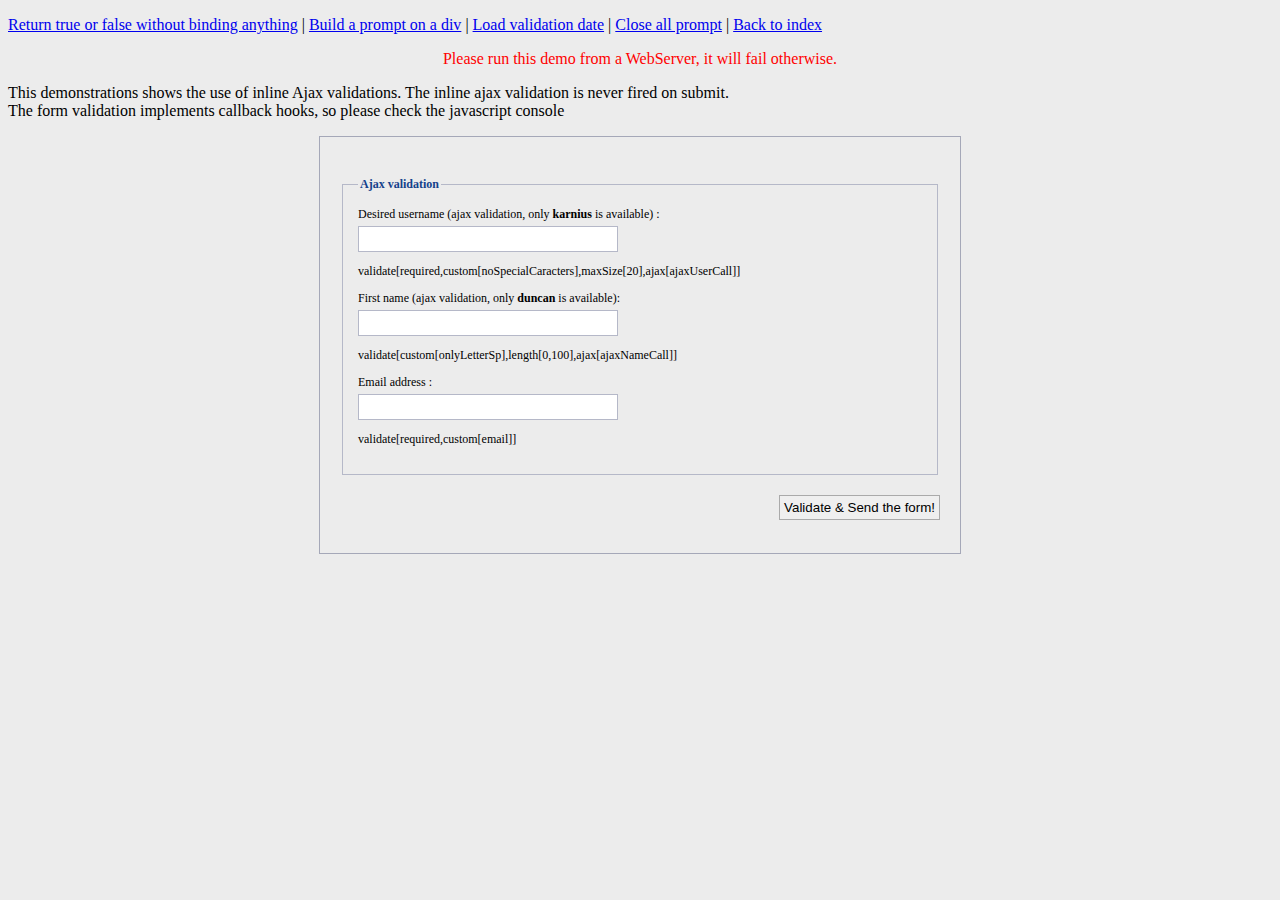
<file: js/plugins/ValidationEngine/demos/demoAjaxInlinePHP.html>
<!DOCTYPE html PUBLIC "-//W3C//DTD XHTML 1.0 Strict//EN" "http://www.w3.org/TR/xhtml1/DTD/xhtml1-strict.dtd">
<html>
<head>
	<meta http-equiv="Content-type" content="text/html; charset=utf-8" />
	<title>JQuery Validation Engine</title>
	<link rel="stylesheet" href="../css/validationEngine.jquery.css" type="text/css"/>
	<link rel="stylesheet" href="../css/template.css" type="text/css"/>
	<script src="../js/jquery-1.8.2.min.js" type="text/javascript">
	</script>
	<script src="../js/languages/jquery.validationEngine-en.js" type="text/javascript" charset="utf-8">
	</script>
	<script src="../js/jquery.validationEngine.js" type="text/javascript" charset="utf-8">
	</script>
	<script>
		jQuery(document).ready(function(){
			jQuery("#formID").validationEngine();

			$("#formID").bind("jqv.field.result", function(event, field, errorFound, prompText){ console.log(errorFound) })
		});
	</script>
</head>
<body>
	<p>
		<a href="#" onclick="alert(jQuery('#formID').validationEngine({evaluate:true}))">Return true or false without binding anything</a>
		| <a href="#" onclick="jQuery.validationEngine.buildPrompt('#formID','This is an example','error')">Build a prompt on a div</a>
		| <a href="#" onclick="jQuery.validationEngine.loadValidation('#date')">Load validation date</a>
		| <a href="#" onclick="jQuery.validationEngine.closePrompt('.formError',true)">Close all prompt</a>
		| <a href="../index.html" onclick="">Back to index</a>
	</p>    
	<p style="color:red; text-align:center">Please run this demo from a WebServer, it will fail otherwise.
	</p>
	<p>
		This demonstrations shows the use of inline Ajax validations. The inline ajax validation is never fired on submit.
		<br/>
		The form validation implements callback hooks, so please check the javascript console
	</p>
	<form id="formID" class="formular" method="post" action="" style="width:600px">
		<fieldset>
			<legend>
				Ajax validation
			</legend>
			<label>
				<span>Desired username (ajax validation, only <b>karnius</b> is available) : </span>
				<input value="" class="validate[required,custom[onlyLetterNumber],maxSize[20],ajax[ajaxUserCallPhp]] text-input" type="text" name="user" id="user" />
				<p>
					validate[required,custom[noSpecialCaracters],maxSize[20],ajax[ajaxUserCall]]
				</p>
			</label>
			<label>
				<span>First name (ajax validation, only <b>duncan</b> is available): </span>
				<input value="" class="validate[optional,custom[onlyLetterSp],maxSize[100],ajax[ajaxNameCallPhp]] text-input" type="text" name="firstname" id="firstname" />
				<p>
					validate[custom[onlyLetterSp],length[0,100],ajax[ajaxNameCall]]
				</p>
			</label>
			<label>
				<span>Email address : </span>
				<input value="" class="validate[required,custom[email]] text-input" type="text" name="email" id="email" />
				<p>
					validate[required,custom[email]]
				</p>
			</label>
		</fieldset>
		<input class="submit" type="submit" value="Validate &amp; Send the form!"/><hr/>
	</form>
</body>
</html>
</file>
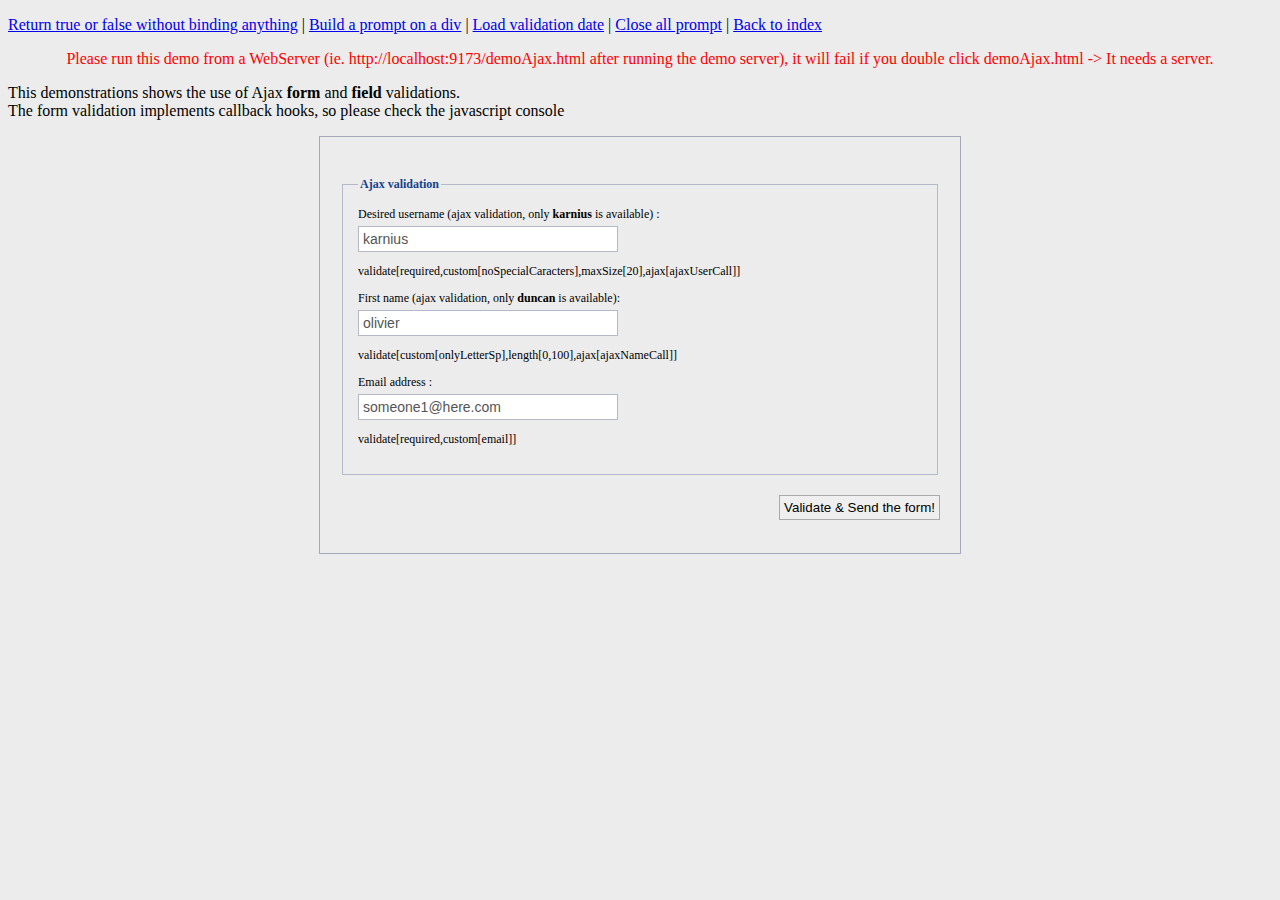
<file: js/plugins/ValidationEngine/demos/demoAjaxJAVA.html>
<!DOCTYPE html PUBLIC "-//W3C//DTD XHTML 1.0 Strict//EN" "http://www.w3.org/TR/xhtml1/DTD/xhtml1-strict.dtd">
<html>
<head>
	<meta http-equiv="Content-type" content="text/html; charset=utf-8" />
	<title>JQuery Validation Engine</title>
	<link rel="stylesheet" href="../css/validationEngine.jquery.css" type="text/css"/>
	<link rel="stylesheet" href="../css/template.css" type="text/css"/>
	<script src="../js/jquery-1.8.2.min.js" type="text/javascript">
	</script>
	<script src="../js/languages/jquery.validationEngine-en.js" type="text/javascript" charset="utf-8">
	</script>
	<script src="../js/jquery.validationEngine.js" type="text/javascript" charset="utf-8"></script>
	<script>
            
		// This method is called right before the ajax form validation request
		// it is typically used to setup some visuals ("Please wait...");
		// you may return a false to stop the request 
		function beforeCall(form, options){
			if (console) 
			console.log("Right before the AJAX form validation call");
			return true;
		}
            
		// Called once the server replies to the ajax form validation request
		function ajaxValidationCallback(status, form, json, options){
			if (console) 
			console.log(status);
                
			if (status === true) {
				alert("the form is valid!");
				// uncomment these lines to submit the form to form.action
				// form.validationEngine('detach');
				// form.submit();
				// or you may use AJAX again to submit the data
			}
		}
            
		jQuery(document).ready(function(){
			jQuery("#formID").validationEngine({
				ajaxFormValidation: true,
				onAjaxFormComplete: ajaxValidationCallback,
				onBeforeAjaxFormValidation: beforeCall
			});
		});
	</script>
</head>
<body>
	<p>
		<a href="#" onclick="alert(jQuery('#formID').validationEngine({evaluate:true}))">Return true or false without binding anything</a>
		| <a href="#" onclick="jQuery.validationEngine.buildPrompt('#formID','This is an example','error')">Build a prompt on a div</a>
		| <a href="#" onclick="jQuery.validationEngine.loadValidation('#date')">Load validation date</a>
		| <a href="#" onclick="jQuery.validationEngine.closePrompt('.formError',true)">Close all prompt</a>
		| <a href="../index.html" onclick="">Back to index</a>
	</p>    
	<p style="color:red; text-align:center">Please run this demo from a WebServer (ie. http://localhost:9173/demoAjax.html after running the demo server), it will fail if you double click demoAjax.html -> It needs a server.
	</p>
	<p>
		This demonstrations shows the use of Ajax <b>form</b>
		and <b>field</b>
		validations.
		<br/>
		The form validation implements callback hooks, so please check the javascript console
	</p>
	<form id="formID" class="formular" method="post" action="ajaxSubmitForm" style="width:600px">
		<fieldset>
			<legend>
				Ajax validation
			</legend>
			<label>
				<span>Desired username (ajax validation, only <b>karnius</b> is available) : </span>
				<input value="karnius" class="validate[required,custom[onlyLetterNumber],maxSize[20],ajax[ajaxUserCall]] text-input" type="text" name="user" id="user" />
				<p>
					validate[required,custom[noSpecialCaracters],maxSize[20],ajax[ajaxUserCall]]
				</p>
			</label>
			<label>
				<span>First name (ajax validation, only <b>duncan</b> is available): </span>
				<input value="olivier" class="validate[custom[onlyLetterSp],maxSize[100],ajax[ajaxNameCall]] text-input" type="text" name="firstname" id="firstname" />
				<p>
					validate[custom[onlyLetterSp],length[0,100],ajax[ajaxNameCall]]
				</p>
			</label>
			<label>
				<span>Email address : </span>
				<input value="someone1@here.com" class="validate[required,custom[email]] text-input" type="text" name="email" id="email" />
				<p>
					validate[required,custom[email]]
				</p>
			</label>
		</fieldset>
		<input class="submit" type="submit" value="Validate &amp; Send the form!"/><hr/>
	</form>
</body>
</html>
</file>
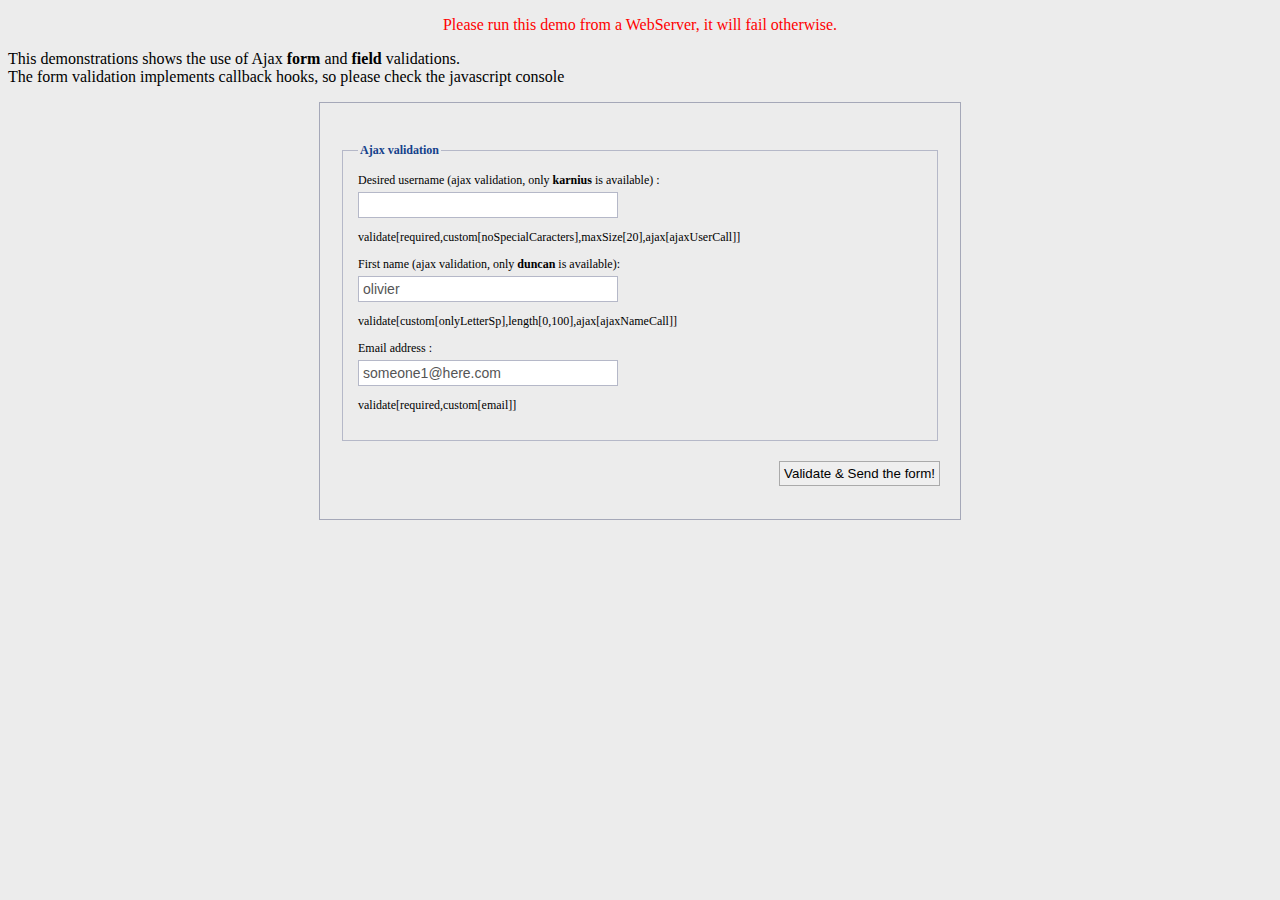
<file: js/plugins/ValidationEngine/demos/demoAjaxSubmitPHP.html>
<!DOCTYPE html PUBLIC "-//W3C//DTD XHTML 1.0 Strict//EN" "http://www.w3.org/TR/xhtml1/DTD/xhtml1-strict.dtd">
<html>
<head>
	<meta http-equiv="Content-type" content="text/html; charset=utf-8" />
	<title>JQuery Validation Engine</title>
	<link rel="stylesheet" href="../css/validationEngine.jquery.css" type="text/css"/>
	<link rel="stylesheet" href="../css/template.css" type="text/css"/>
	<script src="../js/jquery-1.8.2.min.js" type="text/javascript">
	</script>
	<script src="../js/languages/jquery.validationEngine-en.js" type="text/javascript" charset="utf-8">
	</script>
	<script src="../js/jquery.validationEngine.js" type="text/javascript" charset="utf-8">
	</script>
	<script>
            
		// This method is called right before the ajax form validation request
		// it is typically used to setup some visuals ("Please wait...");
		// you may return a false to stop the request 
		function beforeCall(form, options){
			if (window.console) 
			console.log("Right before the AJAX form validation call");
			return true;
		}
            
		// Called once the server replies to the ajax form validation request
		function ajaxValidationCallback(status, form, json, options){
			if (window.console) 
			console.log(status);
                
			if (status === true) {
				alert("the form is valid!");
				// uncomment these lines to submit the form to form.action
				// form.validationEngine('detach');
				// form.submit();
				// or you may use AJAX again to submit the data
			}
		}
            
		jQuery(document).ready(function(){
			jQuery("#formID").validationEngine({
				ajaxFormValidation: true,
				ajaxFormValidationMethod: 'post',
				onAjaxFormComplete: ajaxValidationCallback
			});
		});
	</script>
</head>
<body>  
	<p style="color:red; text-align:center">Please run this demo from a WebServer, it will fail otherwise.
	</p>
	<p>
		This demonstrations shows the use of Ajax <b>form</b>
		and <b>field</b>
		validations.
		<br/>
		The form validation implements callback hooks, so please check the javascript console
	</p>
	<form id="formID" class="formular" method="post" action="phpajax/ajaxValidateSubmit.php" style="width:600px">
		<fieldset>
			<legend>
				Ajax validation
			</legend>
			<label>
				<span>Desired username (ajax validation, only <b>karnius</b> is available) : </span>
				<input value="" class="validate[required,custom[onlyLetterNumber],maxSize[20],ajax[ajaxUserCallPhp]] text-input" type="text" name="user" id="user" />
				<p>
					validate[required,custom[noSpecialCaracters],maxSize[20],ajax[ajaxUserCall]]
				</p>
			</label>
			<label>
				<span>First name (ajax validation, only <b>duncan</b> is available): </span>
				<input value="olivier" class="validate[custom[onlyLetterSp],maxSize[100]] text-input" type="text" name="firstname" id="firstname" />
				<p>
					validate[custom[onlyLetterSp],length[0,100],ajax[ajaxNameCall]]
				</p>
			</label>
			<label>
				<span>Email address : </span>
				<input value="someone1@here.com" class="validate[required,custom[email]] text-input" type="text" name="email" id="email" />
				<p>
					validate[required,custom[email]]
				</p>
			</label>
		</fieldset>
		<input class="submit" type="submit" value="Validate &amp; Send the form!"/><hr/>
	</form>
</body>
</html>
</file>
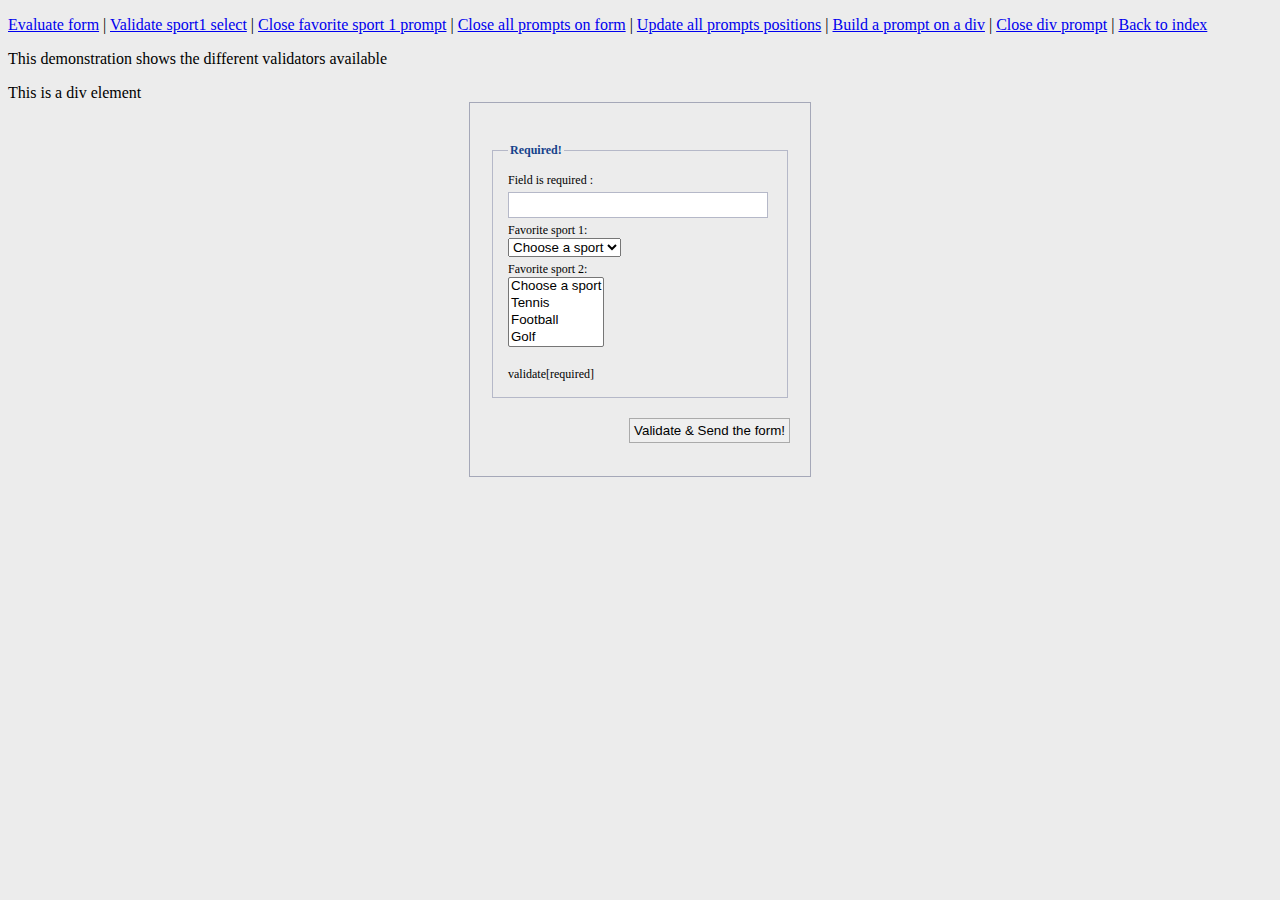
<file: js/plugins/ValidationEngine/demos/demoAttr.html>
<!DOCTYPE html>
<html>
<head>
	<meta http-equiv="Content-type" content="text/html; charset=utf-8" />
	<title>JQuery Validation Engine</title>
	<link rel="stylesheet" href="../css/validationEngine.jquery.css" type="text/css"/>
	<link rel="stylesheet" href="../css/template.css" type="text/css"/>
	<script src="../js/jquery-1.8.2.min.js" type="text/javascript">
	</script>
	<script src="../js/languages/jquery.validationEngine-en.js" type="text/javascript" charset="utf-8">
	</script>
	<script src="../js/jquery.validationEngine.js" type="text/javascript" charset="utf-8">
	</script>
	<script>
		jQuery(document).ready(function(){
			// binds form submission and fields to the validation engine
			jQuery("#formID").validationEngine();
		});

		/**
		*
		* @param {jqObject} the field where the validation applies
		* @param {Array[String]} validation rules for this field
		* @param {int} rule index
		* @param {Map} form options
		* @return an error string if validation failed
		*/
		function checkHELLO(field, rules, i, options){
			if (field.val() != "HELLO") {
				// this allows to use i18 for the error msgs
				return options.allrules.validate2fields.alertText;
			}
		}
	</script>
</head>
<body>
	<p>
		<a href="#" onclick="alert('is the form valid? '+jQuery('#formID').validationEngine('validate'))">Evaluate form</a>
		| <a href="#" onclick="jQuery('#sport').validationEngine('validate')">Validate sport1 select</a>
		| <a href="#" onclick="jQuery('#sport').validationEngine('hide')">Close favorite sport 1 prompt</a>
		| <a href="#" onclick="jQuery('#formID').validationEngine('hide')">Close all prompts on form</a>
		| <a href="#" onclick="jQuery('#formID').validationEngine('updatePromptsPosition')">Update all prompts positions</a>
		| <a href="#" onclick="jQuery('#test').validationEngine('showPrompt', 'This is an example', 'pass')">Build a prompt on a div</a>
		| <a href="#" onclick="jQuery('#test').validationEngine('hide')">Close div prompt</a>
		| <a href="../index.html" >Back to index</a>
	</p>
	<p>
		This demonstration shows the different validators available
		<br/>
	</p>
	<div id="test" class="test" style="width:150px;">This is a div element</div>
	<form id="formID" class="formular" method="post">
		<fieldset>
			<legend>
				Required!
			</legend>
			<label>
				<span>Field is required : </span>
				<input value=""   data-validation-engine="validate[required]" class="text-input" type="text" name="req" id="req" />
			</label>
			<label>
				<span>Favorite sport 1:</span>
				<select name="sport" id="sport" data-validation-engine="validate[required]">
					<option value="">Choose a sport</option>
					<option value="option1">Tennis</option>
					<option value="option2">Football</option>
					<option value="option3">Golf</option>
				</select>
			</label>
			<label>
				<span>Favorite sport 2:</span>
				<select name="sport2" id="sport2" multiple data-validation-engine="validate[required]">
					<option value="">Choose a sport</option>
					<option value="option1">Tennis</option>
					<option value="option2">Football</option>
					<option value="option3">Golf</option>
				</select>
			</label>
			<br/>
			validate[required]
		</fieldset>

		<input class="submit" type="submit" value="Validate &amp; Send the form!"/><hr/>
	</form>
</body>
</html>
</file>
<file: js/plugins/ColorPickerMaster/src/css/docs.css>
.container {
  background: #fff;
}

h4 ~ p {
  padding-left: 20px;
}

.inl-bl {
  display: inline-block;
}

.well .markup-heading {

}

.well .markup {
  background: #fff;
  color: #777;
  position: relative;
  padding: 45px 15px 15px;
  margin: 15px 0 0 0;
  border-radius: 0 0 4px 4px;
  box-shadow: none;
}

.well .markup::after {
  content: "Example";
  position: absolute;
  top: 15px;
  left: 15px;
  font-size: 12px;
  font-weight: bold;
  color: #bbb;
  text-transform: uppercase;
  letter-spacing: 1px;
}
</file>
<file: css/jumbotron-narrow.css>
/* Space out content a bit */
body {
  padding-top: 20px;
  padding-bottom: 20px;
}

/* Everything but the jumbotron gets side spacing for mobile first views */
.header,
.marketing,
.footer {
  padding-right: 15px;
  padding-left: 15px;
}

/* Custom page header */
.header {
  padding-bottom: 20px;
  border-bottom: 1px solid #e5e5e5;
}
/* Make the masthead heading the same height as the navigation */
.header h3 {
  margin-top: 0;
  margin-bottom: 0;
  line-height: 40px;
}

/* Custom page footer */
.footer {
  padding-top: 19px;
  color: #777;
  border-top: 1px solid #e5e5e5;
}

/* Customize container */
@media (min-width: 768px) {
  .container {
    max-width: 730px;
  }
}
.container-narrow > hr {
  margin: 30px 0;
}

/* Main marketing message and sign up button */
.jumbotron {
  text-align: center;
  border-bottom: 1px solid #e5e5e5;
}
.jumbotron .btn {
  padding: 14px 24px;
  font-size: 21px;
}

/* Supporting marketing content */
.marketing {
  margin: 40px 0;
}
.marketing p + h4 {
  margin-top: 28px;
}

/* Responsive: Portrait tablets and up */
@media screen and (min-width: 768px) {
  /* Remove the padding we set earlier */
  .header,
  .marketing,
  .footer {
    padding-right: 0;
    padding-left: 0;
  }
  /* Space out the masthead */
  .header {
    margin-bottom: 30px;
  }
  /* Remove the bottom border on the jumbotron for visual effect */
  .jumbotron {
    border-bottom: 0;
  }
}
</file>
<file: js/plugins/ValidationEngine/css/style.css>
body{
  background:url(../images/bg.jpg);
  text-shadow: 1px 1px 0px white;
  margin: 0;
  font-family: "Helvetica Neue",Helvetica,Arial,sans-serif;
  font-size: 13px;
  line-height: 18px;
  color: #333;
}

h1, h2, h3, h4, h5, h6 {
  margin: 0;
  font-family: inherit;
  font-weight: bold;
  color: inherit;
  text-rendering: optimizelegibility;
}
h1 {
  font-size: 30px;
  line-height: 36px;
  padding: 50px 0 20px;
}
#websiteContainer{
  background:url(../images/bg2.png) top left no-repeat;
  height: 529px;
}
.containerRelease{
  width:780px;
  margin-left:230px;
}
</file>
<file: js/plugins/ValidationEngine/css/releasenotes.plugin.css>
.milestoneContainer{
  padding-bottom:35px;
  margin-bottom:10px;
}
	.milestoneContainer.separator{background:url("../images/lineseparator.png") bottom center no-repeat;}
	.milestoneContainer .cursor:hover{cursor:pointer;}

h3.release {margin:0 0 2px 0;font-size:19px;}
p.dateRelease{margin:0 0 10px 0; font-size:14px;}

	.milestoneContainer  .body p{padding:5px 0; margin:0;}
	.milestoneContainer pre {
	    display: block;
	    padding: 8.5px;
	    margin: 0 0 9px;
	    font-size: 12.025px;
	    line-height: 18px;
	    background-color: whiteSmoke;
	    border: 1px solid #CCC;
	    border: 1px solid rgba(0, 0, 0, 0.15);
	    -webkit-border-radius: 4px;
	    -moz-border-radius: 4px;
	    border-radius: 4px;
	    white-space: pre;
	    white-space: pre-wrap;
	    word-break: break-all;
	    word-wrap: break-word;
	}
	.milestoneContainer code, .milestoneContainer pre {
	    padding: 0 3px 2px;
	    font-family: Menlo,Monaco,"Courier New",monospace;
	    font-size: 12px;
	    color: #333;
	    -webkit-border-radius: 3px;
	    -moz-border-radius: 3px;
	    border-radius: 3px;
	}


	/* BUTTONS */
	.milestoneContainer .btn {
	  display: inline-block;
	  text-decoration:none;
	  *display: inline;
	  /* IE7 inline-block hack */

	  *zoom: 1;
	  padding: 4px 10px 4px;
	  margin-bottom: 0;
	  font-size: 13px;
	  line-height: 18px;
	  color: #333333;
	  text-align: center;
	  text-shadow: 0 1px 1px rgba(255, 255, 255, 0.75);
	  vertical-align: middle;
	  background-color: #f5f5f5;
	  background-image: -moz-linear-gradient(top, #ffffff, #e6e6e6);
	  background-image: -ms-linear-gradient(top, #ffffff, #e6e6e6);
	  background-image: -webkit-gradient(linear, 0 0, 0 100%, from(#ffffff), to(#e6e6e6));
	  background-image: -webkit-linear-gradient(top, #ffffff, #e6e6e6);
	  background-image: -o-linear-gradient(top, #ffffff, #e6e6e6);
	  background-image: linear-gradient(top, #ffffff, #e6e6e6);
	  background-repeat: repeat-x;
	  filter: progid:DXImageTransform.Microsoft.gradient(startColorstr='#ffffff', endColorstr='#e6e6e6', GradientType=0);
	  border-color: #e6e6e6 #e6e6e6 #bfbfbf;
	  border-color: rgba(0, 0, 0, 0.1) rgba(0, 0, 0, 0.1) rgba(0, 0, 0, 0.25);
	  filter: progid:dximagetransform.microsoft.gradient(enabled=false);
	  border: 1px solid #cccccc;
	  border-bottom-color: #b3b3b3;
	  -webkit-border-radius: 4px;
	  -moz-border-radius: 4px;
	  border-radius: 4px;
	  -webkit-box-shadow: inset 0 1px 0 rgba(255, 255, 255, 0.2), 0 1px 2px rgba(0, 0, 0, 0.05);
	  -moz-box-shadow: inset 0 1px 0 rgba(255, 255, 255, 0.2), 0 1px 2px rgba(0, 0, 0, 0.05);
	  box-shadow: inset 0 1px 0 rgba(255, 255, 255, 0.2), 0 1px 2px rgba(0, 0, 0, 0.05);
	  cursor: pointer;
	  *margin-left: .3em;
	}
	.milestoneContainer .btn:hover,
	.milestoneContainer .btn:active{
	  background-color: #e6e6e6;
	}
	.milestoneContainer .btn:active,
	.milestoneContainer .btn.active {
	  background-color: #cccccc \9;
	}
	.milestoneContainer .btn:first-child {
	  *margin-left: 0;
	}
	.milestoneContainer .btn:hover {
	  color: #333333;
	  text-decoration: none;
	  background-color: #e6e6e6;
	  background-position: 0 -15px;
	  -webkit-transition: background-position 0.1s linear;
	  -moz-transition: background-position 0.1s linear;
	  -ms-transition: background-position 0.1s linear;
	  -o-transition: background-position 0.1s linear;
	  transition: background-position 0.1s linear;
	}
	.milestoneContainer .btn:focus {
	  outline: thin dotted #333;
	  outline: 5px auto -webkit-focus-ring-color;
	  outline-offset: -2px;
	}
	.milestoneContainer .btn:active {
	  background-image: none;
	  -webkit-box-shadow: inset 0 2px 4px rgba(0, 0, 0, 0.15), 0 1px 2px rgba(0, 0, 0, 0.05);
	  -moz-box-shadow: inset 0 2px 4px rgba(0, 0, 0, 0.15), 0 1px 2px rgba(0, 0, 0, 0.05);
	  box-shadow: inset 0 2px 4px rgba(0, 0, 0, 0.15), 0 1px 2px rgba(0, 0, 0, 0.05);
	  background-color: #e6e6e6;
	  background-color: #d9d9d9 \9;
	  outline: 0;
	}


	/* ISSUE DESCRIPTION */
	.milestoneContainer .date{
	    font-size:14px;
	}
	.milestoneContainer .cmeta .date {font-size:11px;}
	.milestoneContainer  .issue{
	  padding-bottom: 3px;
	  list-style-type:disc;
	  display:list-item;
	  margin-left:20px;
	}
	.milestoneContainer .issues{
	    color:#555;
	}
	.milestoneContainer .issueTitle{
	    line-height:24px;
	    font-size:13px;
	}
	.milestoneContainer .label{
	    display:inline-block;
	    font-weight:bold;
	    line-height: 13px;
	    color: white;
	    vertical-align: middle;
	    white-space: nowrap;
	    font-size:11px;
	    color:#fff;
	    text-shadow: 1px 1px 0 #444;
	    padding:3px 4px;
	    border-radius:5px;
	    margin-top: -6px;
	    margin-right:5px;
	}


	.milestoneContainer .btnComments{
	    margin:-8px 0 15px 63px ;
	}

	.milestoneContainer .hidden{display:none;}
	.milestoneContainer .content-body{
	    padding-top:10px;
	    margin-top:15px;
	    border-top:1px solid #CACACA;
	}
	.milestoneContainer .normal-comment .content-body{
	    padding-top: 0px;
	    margin-top: 0px;
	    border-top: none;
	}

	/* COMMENTS */

	.milestoneContainer .new-comments .bubble .comment { margin: 0 }
	.milestoneContainer .view-pull-request .new-comments .bubble .commit-comment { margin-top: 3px }
	.milestoneContainer .new-comments .bubble .commit-comment.thread-start { margin-top: 0 }
	.milestoneContainer .bubble .comment-form { margin: 0 }

	.milestoneContainer .avatar-bubble {
	    margin: 20px 0;
	    padding-left: 60px;
	    background: url('../images/bubble-arrow.png') 51px 20px no-repeat;
	}
	.milestoneContainer .avatar-bubble>.avatar {
	    position: relative;
	    float: left;
	    margin-left: -60px;
	}
	.bubble {
	    padding: 3px;
	    background: #eee;
	    border-radius: 3px;
	}
	.milestoneContainer .avatar-bubble .form-actions { margin-top: 10px }
	.milestoneContainer .bubble .file-box { margin-bottom: 0 }

	.milestoneContainer .avatar img { border-radius: 3px }

	.milestoneContainer .starting-comment {
	    margin: 0;
	    background: #fff;
	    padding:0px;
	    border: 1px solid #CACACA;
	    border-radius: 2px;
	}
	.milestoneContainer  .normal-comment .starting-comment{ padding:10px;}
	.milestoneContainer .starting-comment .content-title { border-bottom: none }
	.milestoneContainer .starting-comment h2.content-title {
	    margin: 0 0 -6px;
	    font-size: 20px;
	    font-weight: bold;
	}
	.milestoneContainer .starting-comment .body p.author {
	    margin: 0px 0 0;
	    color: #666;
	    font-size: 12px;
	}
	.milestoneContainer .starting-comment p.author a {
	    font-weight: bold;
	    color: #666;
	}
	.milestoneContainer .new-comments .starting-comment .body {
	    padding: 0 10px;
	    font-size: 13px;
	    background: #fff;
	}
	.milestoneContainer .comment .cmeta {
	    height: 33px;
	    padding: 0 10px;
	    border-bottom: 1px solid #CCC;
	    background-color: #F8F8F8;
	    background-image: -moz-linear-gradient(#F8F8F8,#E1E1E1);
	    background-image: -webkit-linear-gradient(#F8F8F8,#E1E1E1);
	    -ms-filter: "progid:DXImageTransform.Microsoft.gradient(startColorstr='#f8f8f8',endColorstr='#e1e1e1',GradientType=0)";
	}
	.milestoneContainer .comment .cmeta p.author {
	    margin: 0;
	    float: left;
	    max-width: 600px;
	    font-size: 12px;
	    height: 33px;
	    line-height: 33px;
	    text-shadow: 1px 1px 0 rgba(255, 255, 255, 0.7);
	    overflow: hidden;
	    white-space: nowrap;
	    text-overflow: ellipsis;
	}

	.milestoneContainer .comment .cmeta .icon {
	    display: inline-block;
	    margin-top: -2px;
	    margin-left: 0px;
	    width: 16px;
	    height: 16px;
	    vertical-align: middle;
	    background: url('../images/icons.png') 0 0 no-repeat;
	}
	.milestoneContainer .comment .cmeta p.author a {
	    color: #222;
	}

	.milestoneContainer  .comment .cmeta p.info {
	    float: right;
	    margin: 0;
	    font-size: 11px;
	    height: 33px;
	    line-height: 33px;
	}

	.milestoneContainer .comment > .body {
	    position: relative;
	    padding: 10px;
	    color: #333;
	    font-size: 12px;
	    background: #FBFBFB;
	}
</file>
<file: js/plugins/ValidationEngine/css/template.css>
body {
	background: #ececec;
}

form.formular, .validationEngineContainer {
	font-family: tahoma, verdana, "sans-serif";
	font-size: 12px;
	padding: 20px;
	border: 1px solid #A5A8B8;
	width: 300px;
	margin: 0 auto;
}
.formular fieldset {
	margin-top: 20px;
	padding: 15px;
	border: 1px solid #B5B8C8;
}

.formular legend {
	font-size: 12px;
	color: #15428B;
	font-weight: 900;
}

.formular fieldset label {
	float: none;
	text-align: inherit;
	display:block;
	width: auto;
}

.formular label span {
	color: #000;
}

.formular input,.formular select,.formular textarea {
	display: block;  /* this breaks relative positioning */
	margin-bottom: 5px;
}

.formular .text-input {
	width: 250px;
	color: #555;
	padding: 4px;
	border: 1px solid #B5B8C8;
	font-size: 14px;
	margin-top: 4px;
	background: #FFF repeat-x;
}

.formular textarea {
	width: 250px;
	height: 70px;
	color: #555;
	padding: 4px;
	border: 1px solid #B5B8C8;
	font-size: 14px;
	margin-top: 4px;
	background: #FFF repeat-x;
}

.formular .infos {
	background: #FFF;
	color: #333;
	font-size: 12px;
	padding: 10px;
	margin-bottom: 10px;
}

.formular span.checkbox, .formular .checkbox, .formular .radio {
	display: inline;
}

.formular .submit {
	
	border: 1px solid #AAA;
	padding: 4px;
	margin-top: 20px;
	float: right;
	text-decoration: none;
	cursor: pointer;
}

.formular hr {
	clear: both;
	visibility: hidden;
}

.formular .fc-error {
	width: 350px;
	color: #555;
	padding: 4px;
	border: 1px solid #B5B8C8;
	font-size: 12px;
	margin-bottom: 15px;
	background: #FFEAEA;
}

.formular input[data-prompt-position="inline"] {
	display: inline;
}

.footnote {
	font-size: 11px;
	color: #666;
	font-style: italic;
}

.prompt-target {
	border: 1px dotted #666;
	min-height: 21px;
}

.inline-prompts label>span{
	display: inline-block;
	width: 250px;
}

.inline-prompts .text-input+.formError{
	margin-left: 10px;
}

.prompt-summary .inline {
	display: block;
}
</file>
